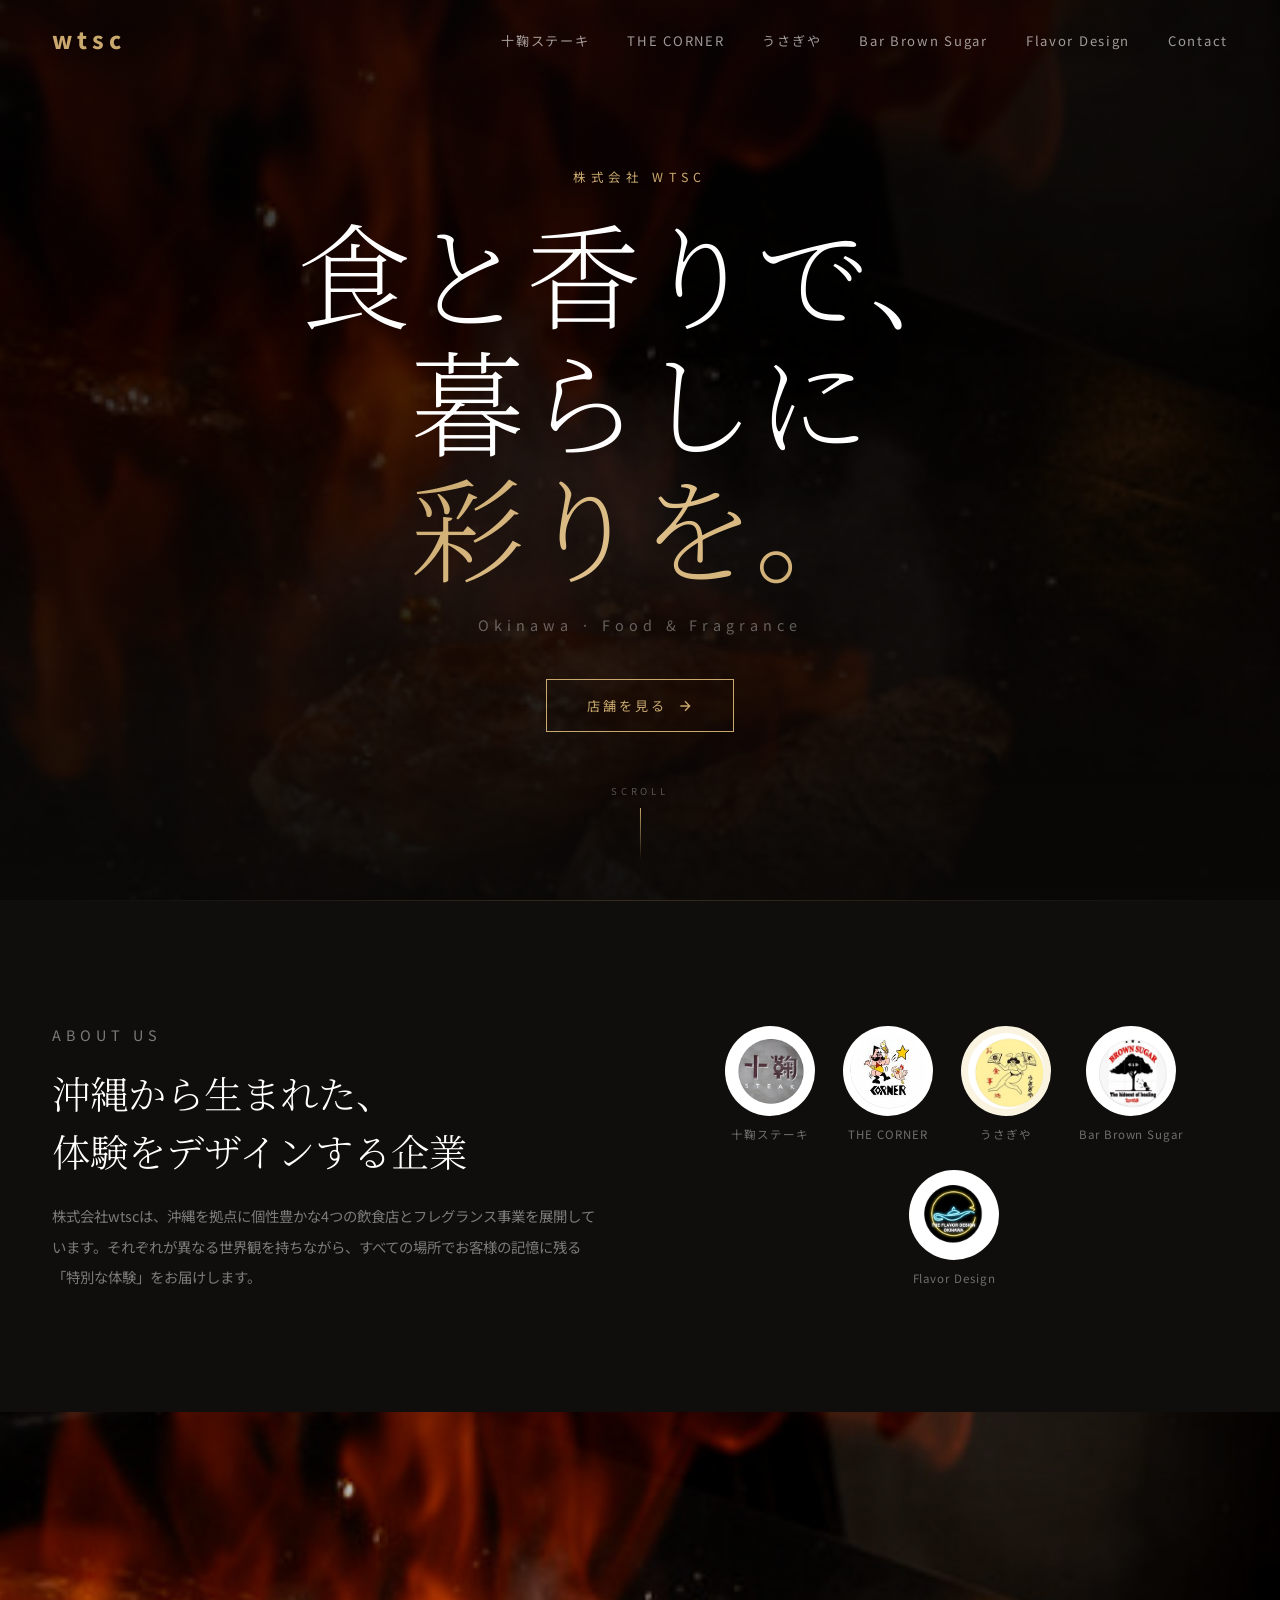
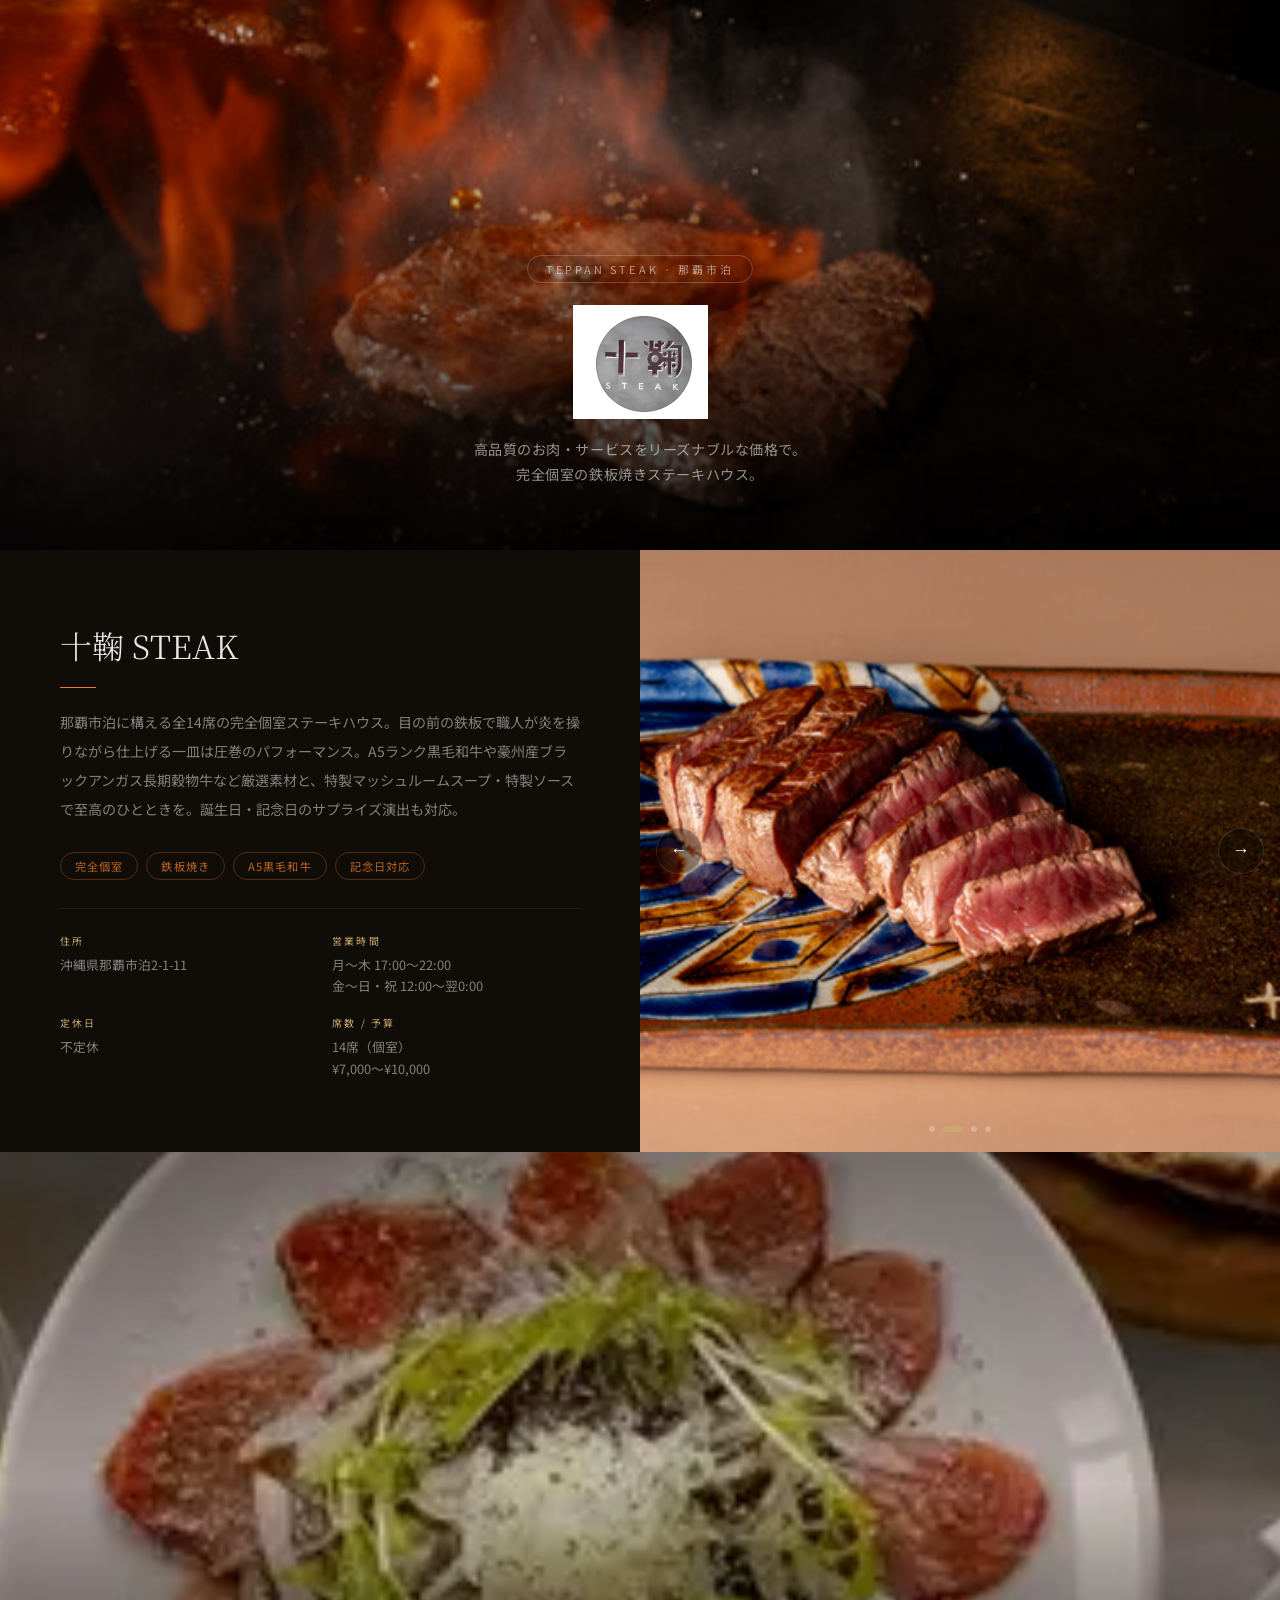
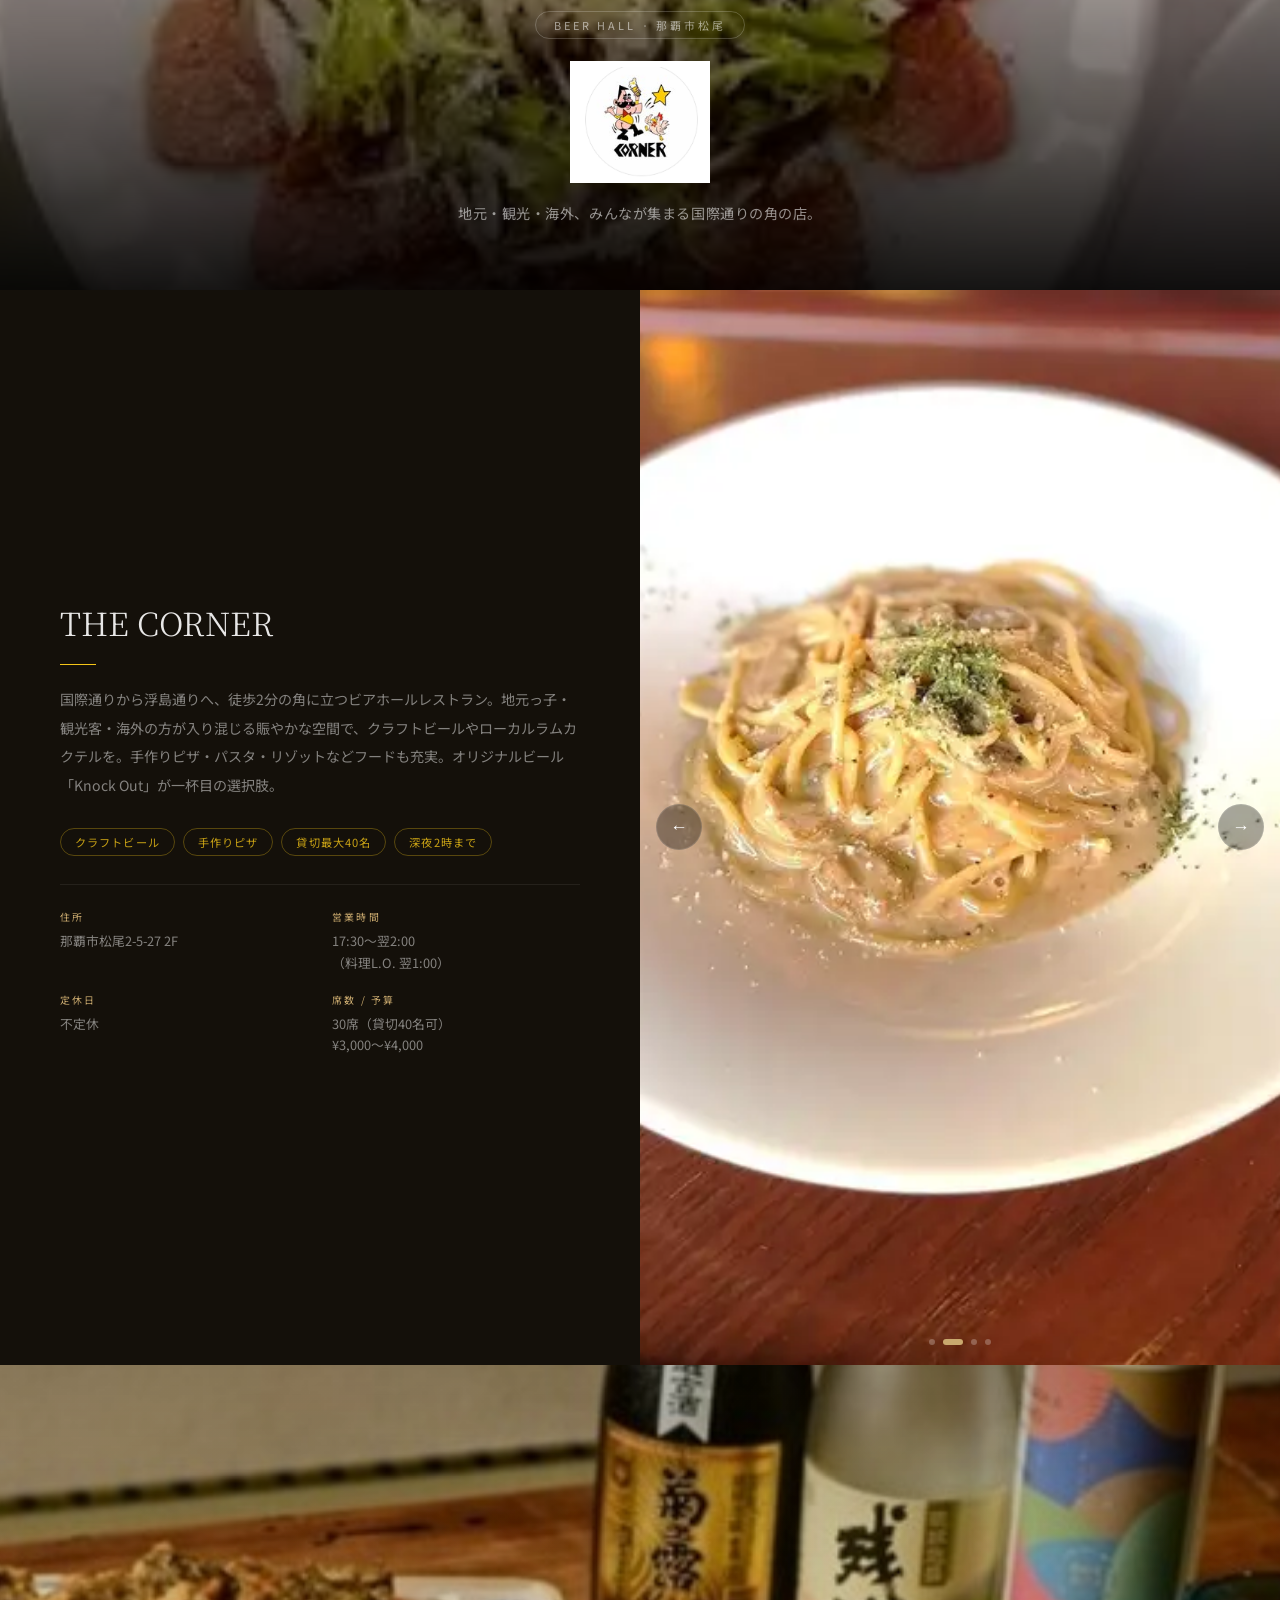
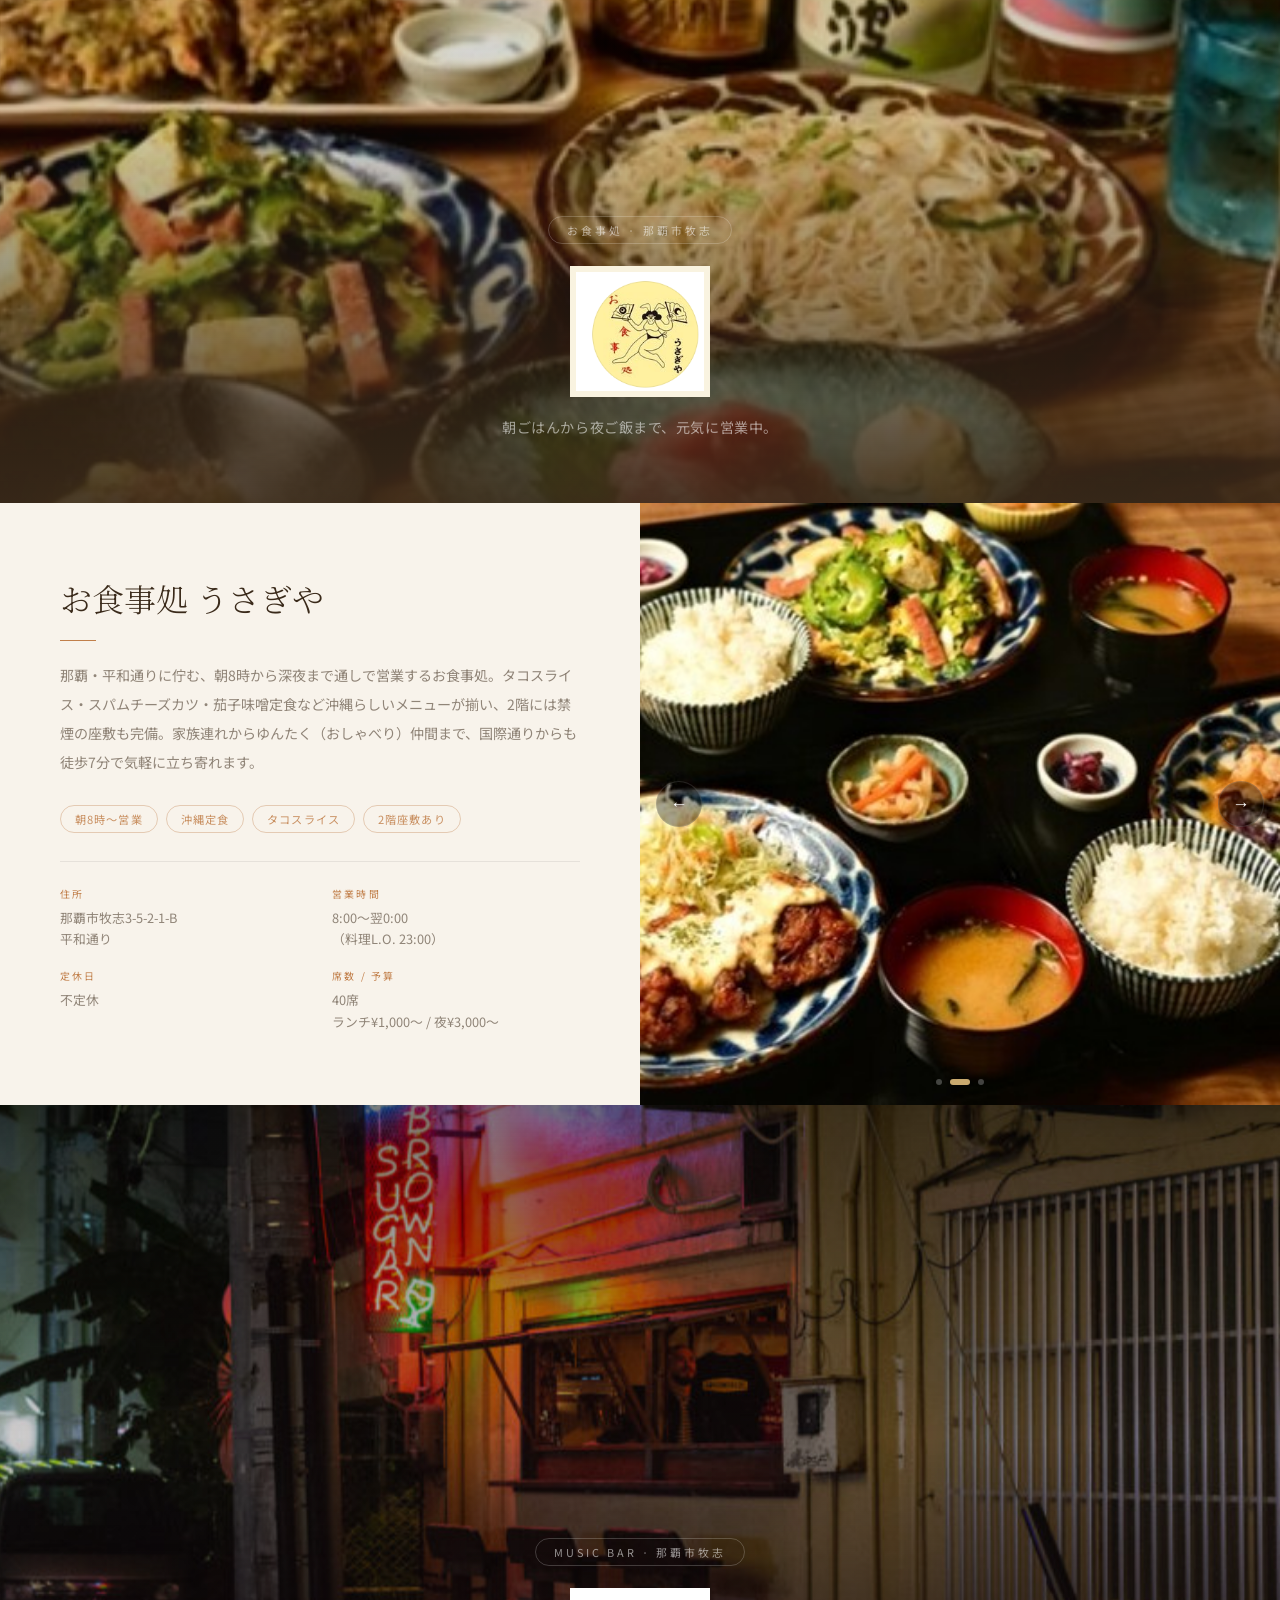
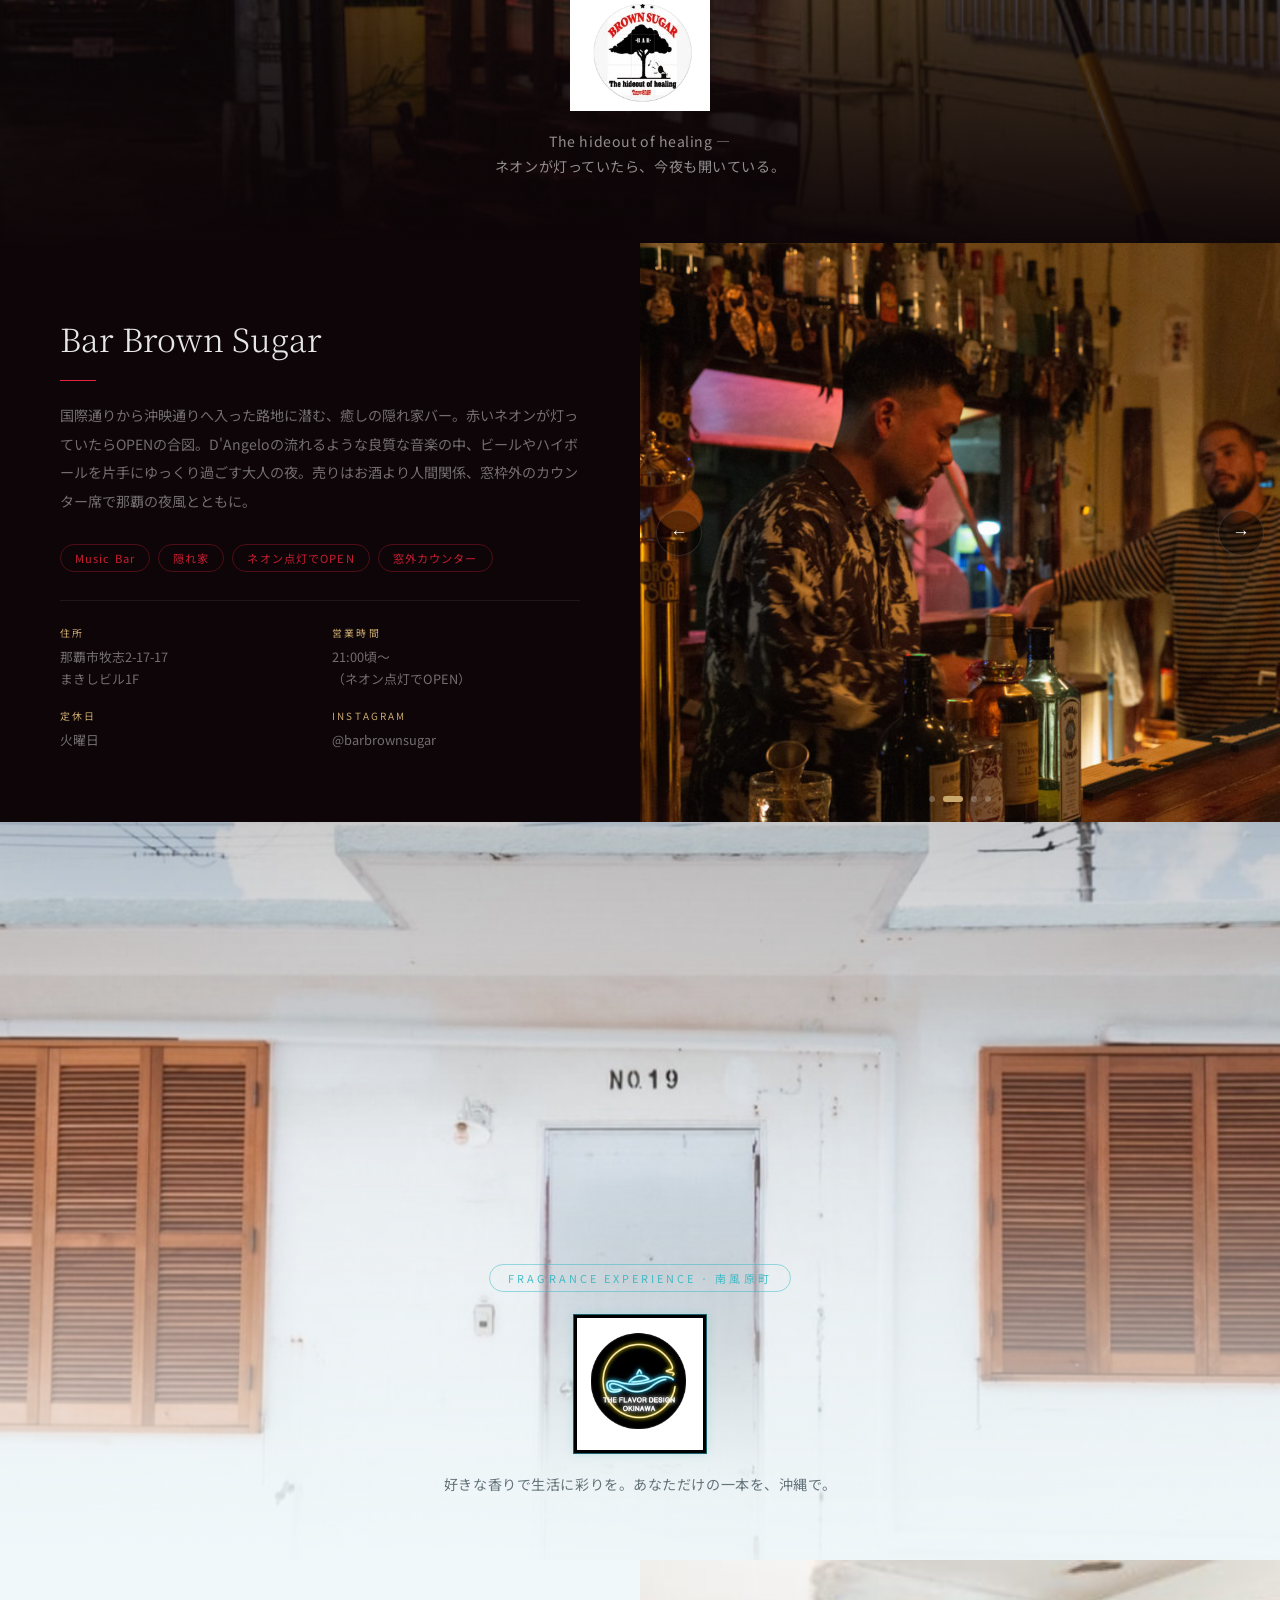
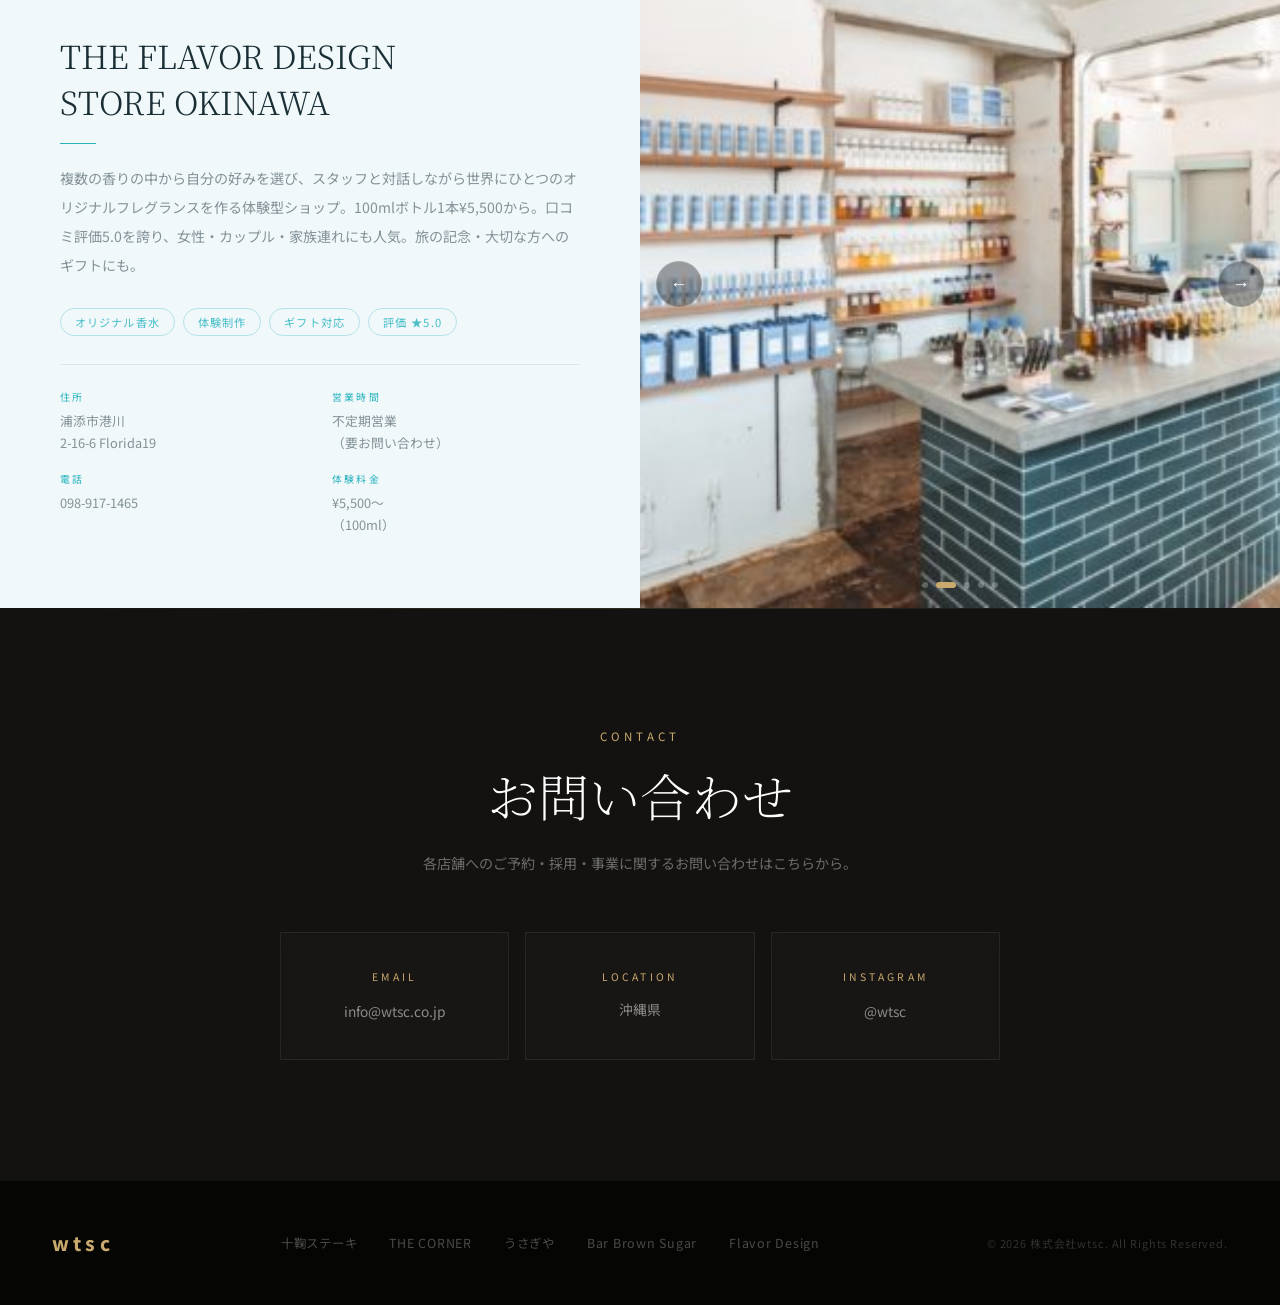
<file: index.html>
<!DOCTYPE html>
<html lang="ja">
<head>
  <meta charset="UTF-8">
  <meta name="viewport" content="width=device-width, initial-scale=1.0">
  <title>株式会社 wtsc | Food &amp; Fragrance</title>
  <link rel="preconnect" href="https://fonts.googleapis.com">
  <link rel="preconnect" href="https://fonts.gstatic.com" crossorigin>
  <link href="https://fonts.googleapis.com/css2?family=Noto+Sans+JP:wght@300;400;500;700&family=Noto+Serif+JP:wght@200;300;400&display=swap" rel="stylesheet">
  <link rel="stylesheet" href="css/style.css">
</head>
<body>

  <div class="progress-bar"></div>

  <!-- LOADER -->
  <div class="loader" id="loader">
    <div class="loader-inner">
      <span class="loader-logo">wtsc</span>
      <div class="loader-bar"><div class="loader-fill" id="loaderFill"></div></div>
    </div>
  </div>

  <!-- NAV -->
  <nav id="nav">
    <a href="#top" class="nav-logo">wtsc</a>
    <ul class="nav-links" id="navLinks">
      <li><a href="#tomari">十鞠ステーキ</a></li>
      <li><a href="#corner">THE CORNER</a></li>
      <li><a href="#usagiya">うさぎや</a></li>
      <li><a href="#brownsugar">Bar Brown Sugar</a></li>
      <li><a href="#flavordesign">Flavor Design</a></li>
      <li><a href="#contact">Contact</a></li>
    </ul>
    <button class="nav-hamburger" id="navToggle" aria-label="メニュー">
      <span></span><span></span><span></span>
    </button>
  </nav>

  <!-- HERO -->
  <section id="top" class="hero">
    <div class="hero-bg" data-src="img/tomari/hero.jpg"></div>
    <div class="hero-overlay"></div>
    <div class="hero-content">
      <p class="hero-eyebrow reveal-fade" data-delay="0">株式会社 wtsc</p>
      <h1 class="hero-title">
        <span class="title-line reveal-up" data-delay="200">食と香りで、</span>
        <span class="title-line reveal-up" data-delay="380">暮らしに</span>
        <span class="title-line gold reveal-up" data-delay="540">彩りを。</span>
      </h1>
      <p class="hero-sub reveal-fade" data-delay="700">Okinawa · Food &amp; Fragrance</p>
      <a href="#tomari" class="btn-hero reveal-fade" data-delay="900">
        <span>店舗を見る</span>
        <svg viewBox="0 0 24 24" fill="none" stroke="currentColor" stroke-width="2"><path d="M5 12h14M12 5l7 7-7 7"/></svg>
      </a>
    </div>
    <div class="hero-scroll-hint">
      <span>SCROLL</span>
      <div class="scroll-bar"></div>
    </div>
  </section>

  <!-- ABOUT -->
  <section class="about">
    <div class="about-inner">
      <div class="about-text reveal">
        <p class="label">About Us</p>
        <h2>沖縄から生まれた、<br>体験をデザインする企業</h2>
        <p>株式会社wtscは、沖縄を拠点に個性豊かな4つの飲食店とフレグランス事業を展開しています。それぞれが異なる世界観を持ちながら、すべての場所でお客様の記憶に残る「特別な体験」をお届けします。</p>
      </div>
      <div class="about-logos reveal" data-delay-reveal="150">
        <a href="#tomari" class="brand-logo">
          <img src="img/tomari/スクリーンショット 2026-05-11 224627.png" alt="十鞠ステーキ" class="round-white">
          <span>十鞠ステーキ</span>
        </a>
        <a href="#corner" class="brand-logo">
          <img src="img/corner/スクリーンショット 2026-05-11 161138.png" alt="THE CORNER" class="round-white">
          <span>THE CORNER</span>
        </a>
        <a href="#usagiya" class="brand-logo">
          <img src="img/usagiya/スクリーンショット 2026-05-11 161450.png" alt="うさぎや" class="round-cream">
          <span>うさぎや</span>
        </a>
        <a href="#brownsugar" class="brand-logo">
          <img src="img/brownsugar/スクリーンショット 2026-05-11 162355.png" alt="Bar Brown Sugar" class="round-white">
          <span>Bar Brown Sugar</span>
        </a>
        <a href="#flavordesign" class="brand-logo">
          <img src="img/flavordesign/スクリーンショット 2026-05-11 213526.png" alt="THE FLAVOR DESIGN" class="round-white">
          <span>Flavor Design</span>
        </a>
      </div>
    </div>
  </section>

  <!-- ===== 十鞠ステーキ ===== -->
  <section id="tomari" class="restaurant-section tomari-theme">
    <div class="rest-hero parallax-wrap">
      <div class="parallax-bg" data-src="img/tomari/hero.jpg"></div>
      <div class="rest-hero-overlay"></div>
      <div class="rest-hero-content reveal">
        <span class="rest-tag">Teppan Steak · 那覇市泊</span>
        <img class="rest-logo round-white" src="img/tomari/スクリーンショット 2026-05-11 223720.png" alt="十鞠ステーキ">
        <p>高品質のお肉・サービスをリーズナブルな価格で。<br>完全個室の鉄板焼きステーキハウス。</p>
      </div>
    </div>
    <div class="rest-body">
      <div class="rest-info reveal">
        <h3>十鞠 STEAK</h3>
        <p>那覇市泊に構える全14席の完全個室ステーキハウス。目の前の鉄板で職人が炎を操りながら仕上げる一皿は圧巻のパフォーマンス。A5ランク黒毛和牛や豪州産ブラックアンガス長期穀物牛など厳選素材と、特製マッシュルームスープ・特製ソースで至高のひとときを。誕生日・記念日のサプライズ演出も対応。</p>
        <ul class="tags">
          <li>完全個室</li>
          <li>鉄板焼き</li>
          <li>A5黒毛和牛</li>
          <li>記念日対応</li>
        </ul>
        <div class="store-details">
          <div class="store-detail-item">
            <span>住所</span>
            <p>沖縄県那覇市泊2-1-11</p>
          </div>
          <div class="store-detail-item">
            <span>営業時間</span>
            <p>月〜木 17:00〜22:00<br>金〜日・祝 12:00〜翌0:00</p>
          </div>
          <div class="store-detail-item">
            <span>定休日</span>
            <p>不定休</p>
          </div>
          <div class="store-detail-item">
            <span>席数 / 予算</span>
            <p>14席（個室）<br>¥7,000〜¥10,000</p>
          </div>
        </div>
      </div>
      <div class="gallery-slider reveal" data-delay-reveal="100" id="slider-tomari">
        <div class="slider-track">
          <div class="slide"><img src="img/tomari/hero.jpg" alt="炎のパフォーマンス"></div>
          <div class="slide"><img src="img/tomari/01.jpg" alt="ブラックアンガス"></div>
          <div class="slide"><img src="img/tomari/02.jpg" alt="十鞠グリル"></div>
          <div class="slide"><img src="img/tomari/03.jpg" alt="コース料理"></div>
        </div>
        <button class="s-btn s-prev" data-target="tomari">&#8592;</button>
        <button class="s-btn s-next" data-target="tomari">&#8594;</button>
        <div class="s-dots" id="dots-tomari"></div>
      </div>
    </div>
  </section>

  <!-- ===== THE CORNER ===== -->
  <section id="corner" class="restaurant-section corner-theme">
    <div class="rest-hero parallax-wrap">
      <div class="parallax-bg" data-src="img/corner/hero.jpg"></div>
      <div class="rest-hero-overlay"></div>
      <div class="rest-hero-content reveal">
        <span class="rest-tag">Beer Hall · 那覇市松尾</span>
        <img class="rest-logo round-white" src="img/corner/スクリーンショット 2026-05-11 161138.png" alt="THE CORNER">
        <p>地元・観光・海外、みんなが集まる国際通りの角の店。</p>
      </div>
    </div>
    <div class="rest-body reverse">
      <div class="gallery-slider reveal" id="slider-corner">
        <div class="slider-track">
          <div class="slide"><img src="img/corner/hero.jpg" alt="店内"></div>
          <div class="slide"><img src="img/corner/01.jpg" alt="料理"></div>
          <div class="slide"><img src="img/corner/02.jpg" alt="ドリンク"></div>
          <div class="slide"><img src="img/corner/03.jpg" alt="雰囲気"></div>
        </div>
        <button class="s-btn s-prev" data-target="corner">&#8592;</button>
        <button class="s-btn s-next" data-target="corner">&#8594;</button>
        <div class="s-dots" id="dots-corner"></div>
      </div>
      <div class="rest-info reveal" data-delay-reveal="100">
        <h3>THE CORNER</h3>
        <p>国際通りから浮島通りへ、徒歩2分の角に立つビアホールレストラン。地元っ子・観光客・海外の方が入り混じる賑やかな空間で、クラフトビールやローカルラムカクテルを。手作りピザ・パスタ・リゾットなどフードも充実。オリジナルビール「Knock Out」が一杯目の選択肢。</p>
        <ul class="tags">
          <li>クラフトビール</li>
          <li>手作りピザ</li>
          <li>貸切最大40名</li>
          <li>深夜2時まで</li>
        </ul>
        <div class="store-details">
          <div class="store-detail-item">
            <span>住所</span>
            <p>那覇市松尾2-5-27 2F</p>
          </div>
          <div class="store-detail-item">
            <span>営業時間</span>
            <p>17:30〜翌2:00<br>（料理L.O. 翌1:00）</p>
          </div>
          <div class="store-detail-item">
            <span>定休日</span>
            <p>不定休</p>
          </div>
          <div class="store-detail-item">
            <span>席数 / 予算</span>
            <p>30席（貸切40名可）<br>¥3,000〜¥4,000</p>
          </div>
        </div>
      </div>
    </div>
  </section>

  <!-- ===== うさぎや ===== -->
  <section id="usagiya" class="restaurant-section usagiya-theme">
    <div class="rest-hero parallax-wrap">
      <div class="parallax-bg" data-src="img/usagiya/hero.jpg"></div>
      <div class="rest-hero-overlay usagiya-overlay"></div>
      <div class="rest-hero-content reveal">
        <span class="rest-tag">お食事処 · 那覇市牧志</span>
        <img class="rest-logo round-cream" src="img/usagiya/スクリーンショット 2026-05-11 161450.png" alt="うさぎや">
        <p>朝ごはんから夜ご飯まで、元気に営業中。</p>
      </div>
    </div>
    <div class="rest-body">
      <div class="rest-info reveal">
        <h3>お食事処 うさぎや</h3>
        <p>那覇・平和通りに佇む、朝8時から深夜まで通しで営業するお食事処。タコスライス・スパムチーズカツ・茄子味噌定食など沖縄らしいメニューが揃い、2階には禁煙の座敷も完備。家族連れからゆんたく（おしゃべり）仲間まで、国際通りからも徒歩7分で気軽に立ち寄れます。</p>
        <ul class="tags usagiya-tags">
          <li>朝8時〜営業</li>
          <li>沖縄定食</li>
          <li>タコスライス</li>
          <li>2階座敷あり</li>
        </ul>
        <div class="store-details">
          <div class="store-detail-item">
            <span>住所</span>
            <p>那覇市牧志3-5-2-1-B<br>平和通り</p>
          </div>
          <div class="store-detail-item">
            <span>営業時間</span>
            <p>8:00〜翌0:00<br>（料理L.O. 23:00）</p>
          </div>
          <div class="store-detail-item">
            <span>定休日</span>
            <p>不定休</p>
          </div>
          <div class="store-detail-item">
            <span>席数 / 予算</span>
            <p>40席<br>ランチ¥1,000〜 / 夜¥3,000〜</p>
          </div>
        </div>
      </div>
      <div class="gallery-slider reveal" data-delay-reveal="100" id="slider-usagiya">
        <div class="slider-track">
          <div class="slide"><img src="img/usagiya/hero.jpg" alt="沖縄料理"></div>
          <div class="slide"><img src="img/usagiya/01.jpg" alt="定食"></div>
          <div class="slide"><img src="img/usagiya/02.jpg" alt="店内"></div>
        </div>
        <button class="s-btn s-prev" data-target="usagiya">&#8592;</button>
        <button class="s-btn s-next" data-target="usagiya">&#8594;</button>
        <div class="s-dots" id="dots-usagiya"></div>
      </div>
    </div>
  </section>

  <!-- ===== Bar Brown Sugar ===== -->
  <section id="brownsugar" class="restaurant-section brownsugar-theme">
    <div class="rest-hero parallax-wrap">
      <div class="parallax-bg" data-src="img/brownsugar/hero.jpg"></div>
      <div class="rest-hero-overlay brownsugar-overlay"></div>
      <div class="rest-hero-content reveal">
        <span class="rest-tag">Music Bar · 那覇市牧志</span>
        <img class="rest-logo round-white" src="img/brownsugar/スクリーンショット 2026-05-11 162355.png" alt="Bar Brown Sugar">
        <p>The hideout of healing —<br>ネオンが灯っていたら、今夜も開いている。</p>
      </div>
    </div>
    <div class="rest-body reverse">
      <div class="gallery-slider reveal" id="slider-brownsugar">
        <div class="slider-track">
          <div class="slide"><img src="img/brownsugar/hero.jpg" alt="店舗外観"></div>
          <div class="slide"><img src="img/brownsugar/01.jpg" alt="バーカウンター"></div>
          <div class="slide"><img src="img/brownsugar/02.jpg" alt="店内"></div>
          <div class="slide"><img src="img/brownsugar/03.jpg" alt="ネオン"></div>
        </div>
        <button class="s-btn s-prev" data-target="brownsugar">&#8592;</button>
        <button class="s-btn s-next" data-target="brownsugar">&#8594;</button>
        <div class="s-dots" id="dots-brownsugar"></div>
      </div>
      <div class="rest-info reveal" data-delay-reveal="100">
        <h3>Bar Brown Sugar</h3>
        <p>国際通りから沖映通りへ入った路地に潜む、癒しの隠れ家バー。赤いネオンが灯っていたらOPENの合図。D'Angeloの流れるような良質な音楽の中、ビールやハイボールを片手にゆっくり過ごす大人の夜。売りはお酒より人間関係、窓枠外のカウンター席で那覇の夜風とともに。</p>
        <ul class="tags brownsugar-tags">
          <li>Music Bar</li>
          <li>隠れ家</li>
          <li>ネオン点灯でOPEN</li>
          <li>窓外カウンター</li>
        </ul>
        <div class="store-details">
          <div class="store-detail-item">
            <span>住所</span>
            <p>那覇市牧志2-17-17<br>まきしビル1F</p>
          </div>
          <div class="store-detail-item">
            <span>営業時間</span>
            <p>21:00頃〜<br>（ネオン点灯でOPEN）</p>
          </div>
          <div class="store-detail-item">
            <span>定休日</span>
            <p>火曜日</p>
          </div>
          <div class="store-detail-item">
            <span>Instagram</span>
            <p>@barbrownsugar</p>
          </div>
        </div>
      </div>
    </div>
  </section>

  <!-- ===== THE FLAVOR DESIGN "OKINAWA" ===== -->
  <section id="flavordesign" class="restaurant-section flavordesign-theme">
    <div class="rest-hero parallax-wrap">
      <div class="parallax-bg" data-src="img/flavordesign/hero.jpg"></div>
      <div class="rest-hero-overlay flavordesign-overlay"></div>
      <div class="rest-hero-content reveal">
        <span class="rest-tag">Fragrance Experience · 南風原町</span>
        <img class="rest-logo round-neon" src="img/flavordesign/スクリーンショット 2026-05-11 213526.png" alt="THE FLAVOR DESIGN OKINAWA">
        <p>好きな香りで生活に彩りを。あなただけの一本を、沖縄で。</p>
      </div>
    </div>
    <div class="rest-body">
      <div class="rest-info reveal">
        <h3>THE FLAVOR DESIGN<br>STORE OKINAWA</h3>
        <p>複数の香りの中から自分の好みを選び、スタッフと対話しながら世界にひとつのオリジナルフレグランスを作る体験型ショップ。100mlボトル1本¥5,500から。口コミ評価5.0を誇り、女性・カップル・家族連れにも人気。旅の記念・大切な方へのギフトにも。</p>
        <ul class="tags flavordesign-tags">
          <li>オリジナル香水</li>
          <li>体験制作</li>
          <li>ギフト対応</li>
          <li>評価 ★5.0</li>
        </ul>
        <div class="store-details">
          <div class="store-detail-item">
            <span>住所</span>
            <p>浦添市港川<br>2-16-6 Florida19</p>
          </div>
          <div class="store-detail-item">
            <span>営業時間</span>
            <p>不定期営業<br>（要お問い合わせ）</p>
          </div>
          <div class="store-detail-item">
            <span>電話</span>
            <p>098-917-1465</p>
          </div>
          <div class="store-detail-item">
            <span>体験料金</span>
            <p>¥5,500〜<br>（100ml）</p>
          </div>
        </div>
      </div>
      <div class="gallery-slider reveal" data-delay-reveal="100" id="slider-flavordesign">
        <div class="slider-track">
          <div class="slide"><img src="img/flavordesign/hero.jpg" alt="店舗外観"></div>
          <div class="slide"><img src="img/flavordesign/01.jpg" alt="フレグランス体験"></div>
          <div class="slide"><img src="img/flavordesign/02.jpg" alt="香水ボトル"></div>
          <div class="slide"><img src="img/flavordesign/03.jpg" alt="カラフルボトル"></div>
          <div class="slide"><img src="img/flavordesign/04.jpg" alt="商品ラインナップ"></div>
        </div>
        <button class="s-btn s-prev" data-target="flavordesign">&#8592;</button>
        <button class="s-btn s-next" data-target="flavordesign">&#8594;</button>
        <div class="s-dots" id="dots-flavordesign"></div>
      </div>
    </div>
  </section>

  <!-- CONTACT -->
  <section id="contact" class="contact-section">
    <div class="contact-inner reveal">
      <p class="label">Contact</p>
      <h2>お問い合わせ</h2>
      <p class="contact-sub">各店舗へのご予約・採用・事業に関するお問い合わせはこちらから。</p>
      <div class="contact-grid">
        <div class="c-card">
          <span>Email</span>
          <a href="mailto:info@wtsc.co.jp">info@wtsc.co.jp</a>
        </div>
        <div class="c-card">
          <span>Location</span>
          <p>沖縄県</p>
        </div>
        <div class="c-card">
          <span>Instagram</span>
          <a href="https://www.instagram.com/p/C2oNhEzPhbl/" target="_blank" rel="noopener">@wtsc</a>
        </div>
      </div>
    </div>
  </section>

  <!-- FOOTER -->
  <footer>
    <div class="footer-inner">
      <p class="footer-logo">wtsc</p>
      <nav class="footer-nav">
        <a href="#tomari">十鞠ステーキ</a>
        <a href="#corner">THE CORNER</a>
        <a href="#usagiya">うさぎや</a>
        <a href="#brownsugar">Bar Brown Sugar</a>
        <a href="#flavordesign">Flavor Design</a>
      </nav>
      <p class="footer-copy">&copy; 2026 株式会社wtsc. All Rights Reserved.</p>
    </div>
  </footer>

  <script src="js/main.js"></script>
</body>
</html>
</file>
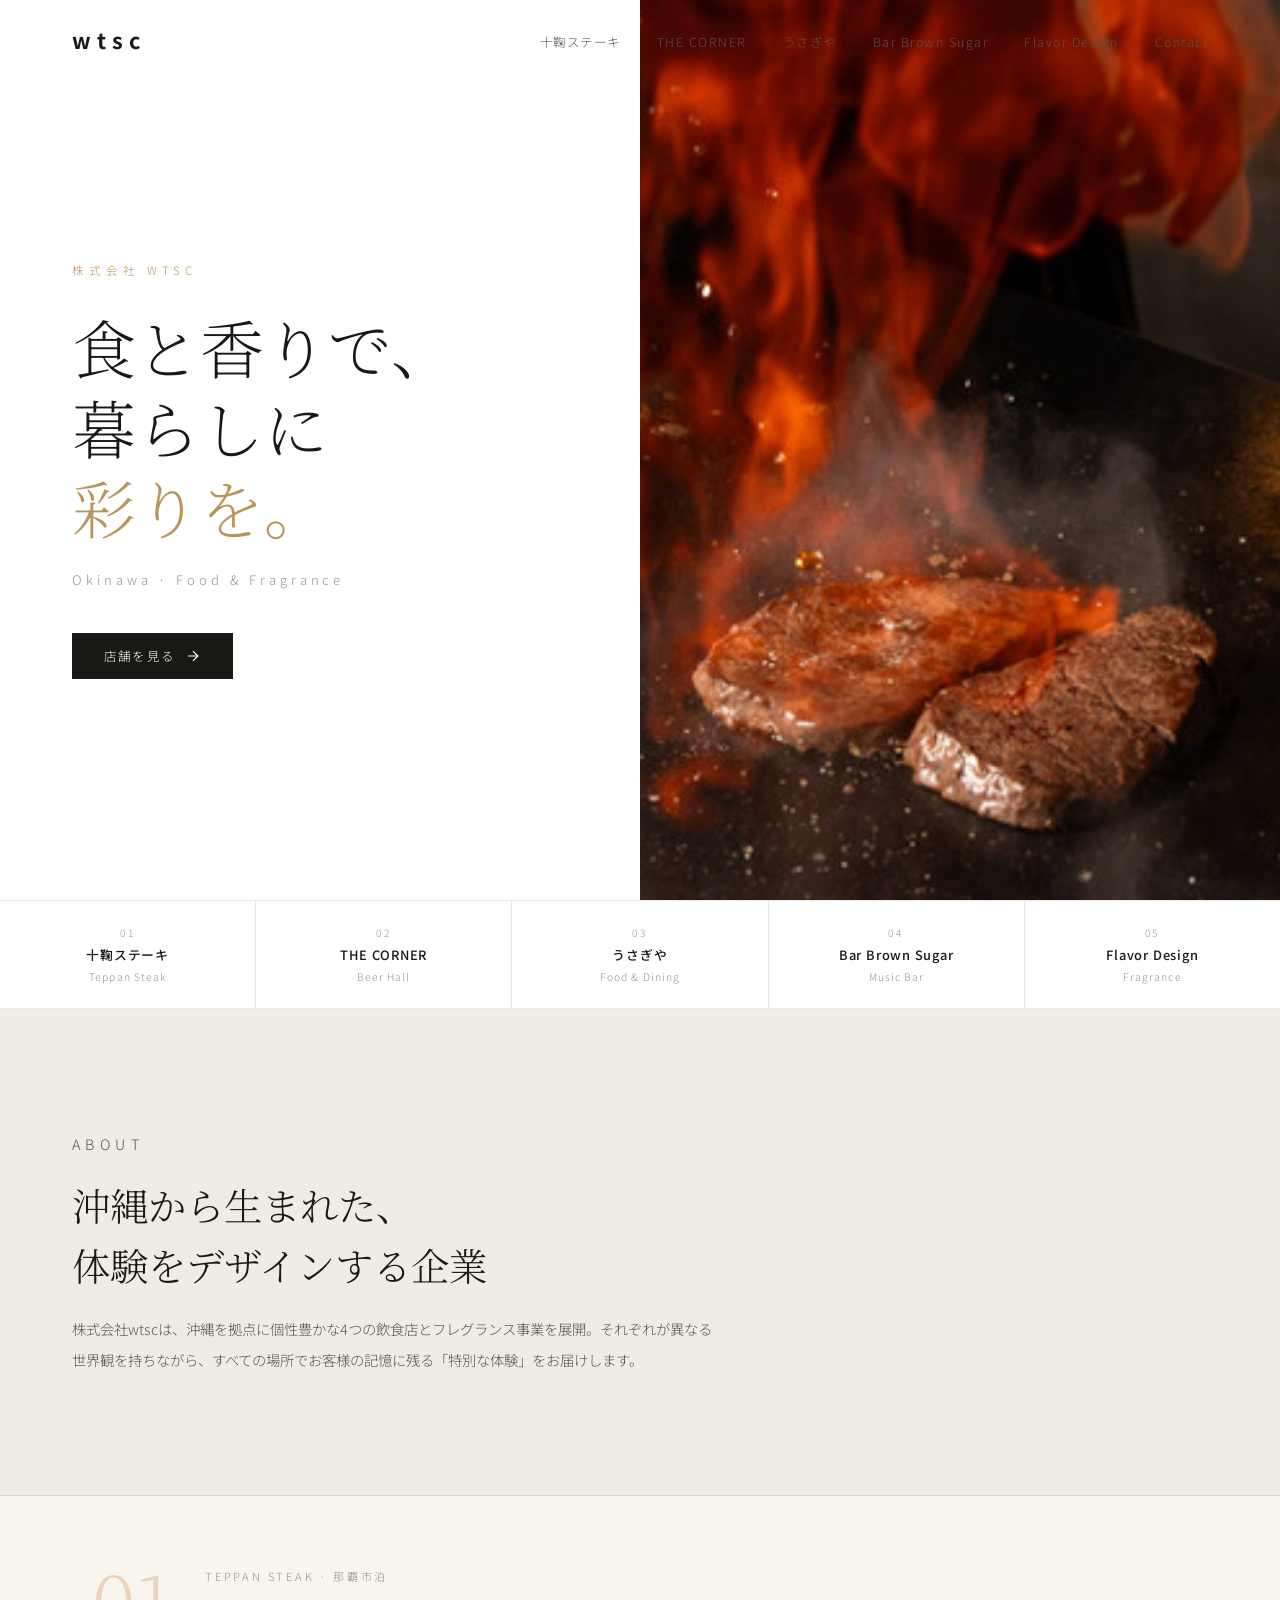
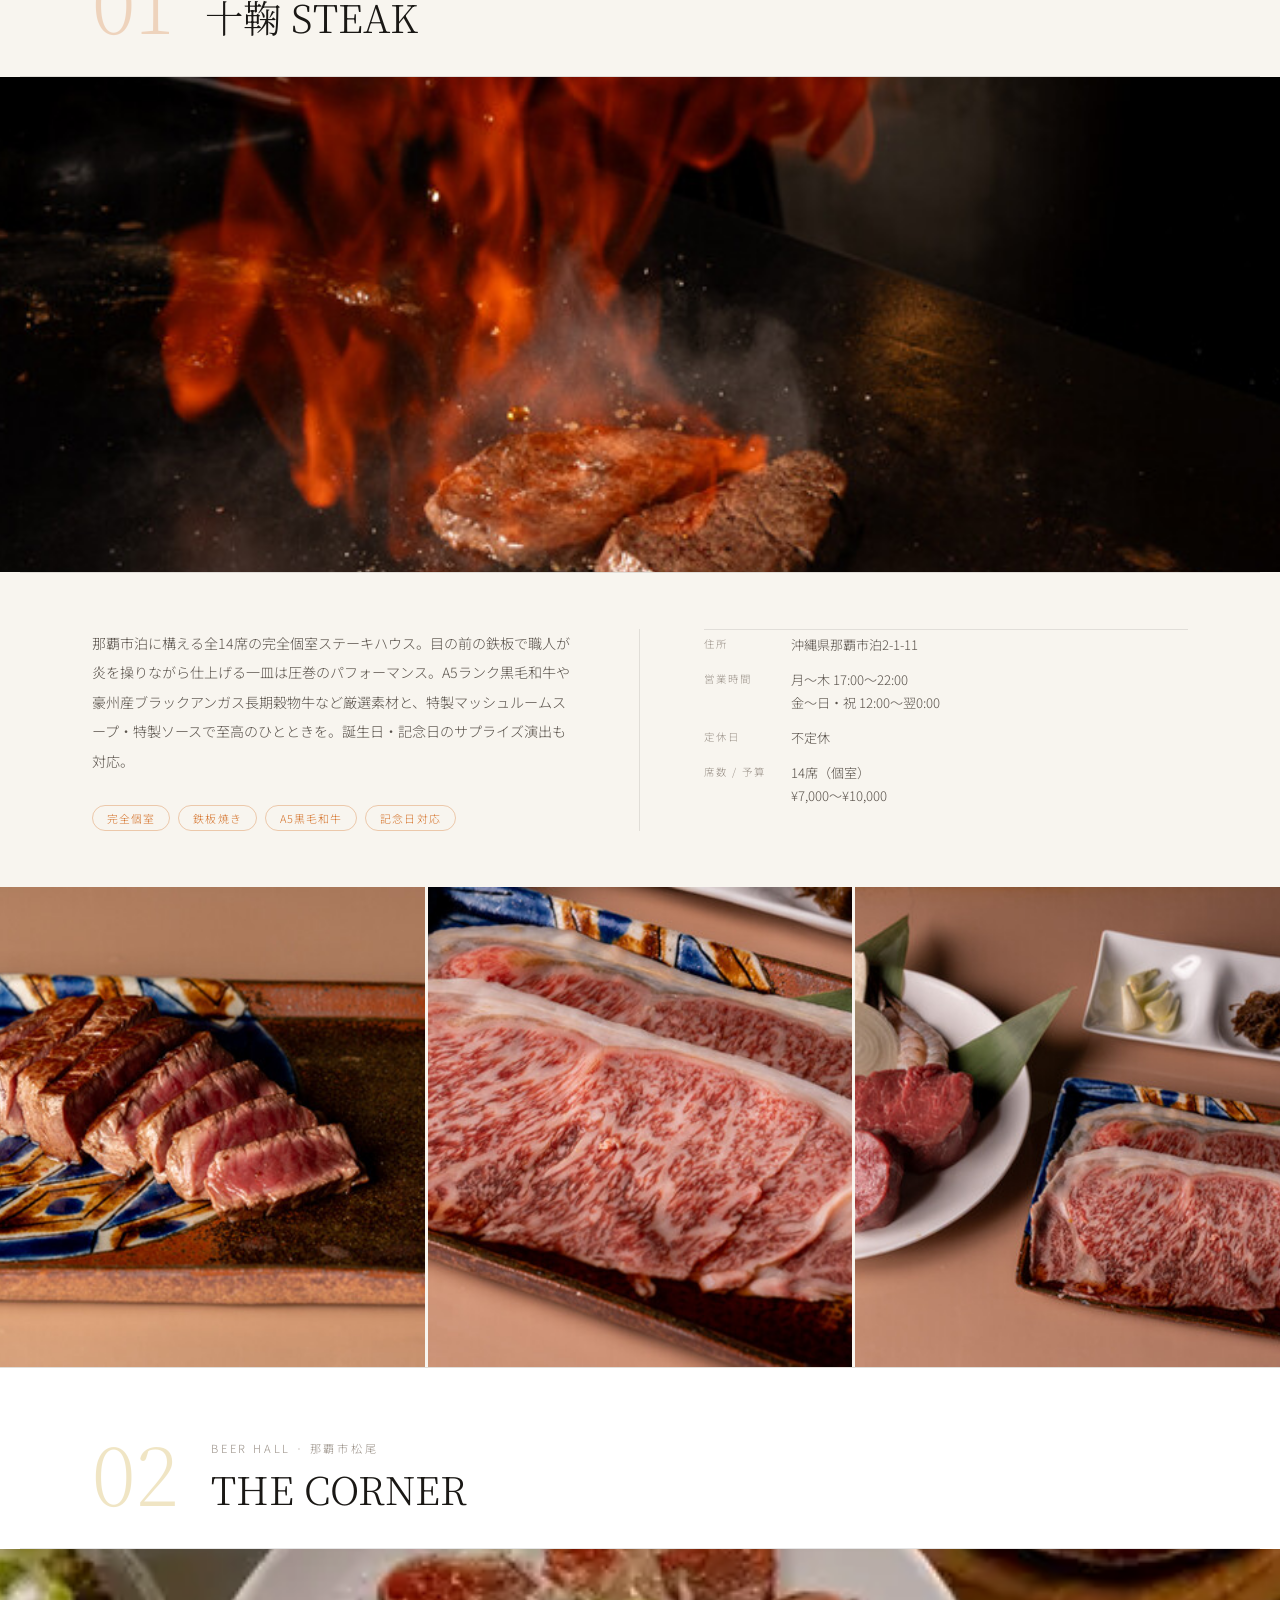
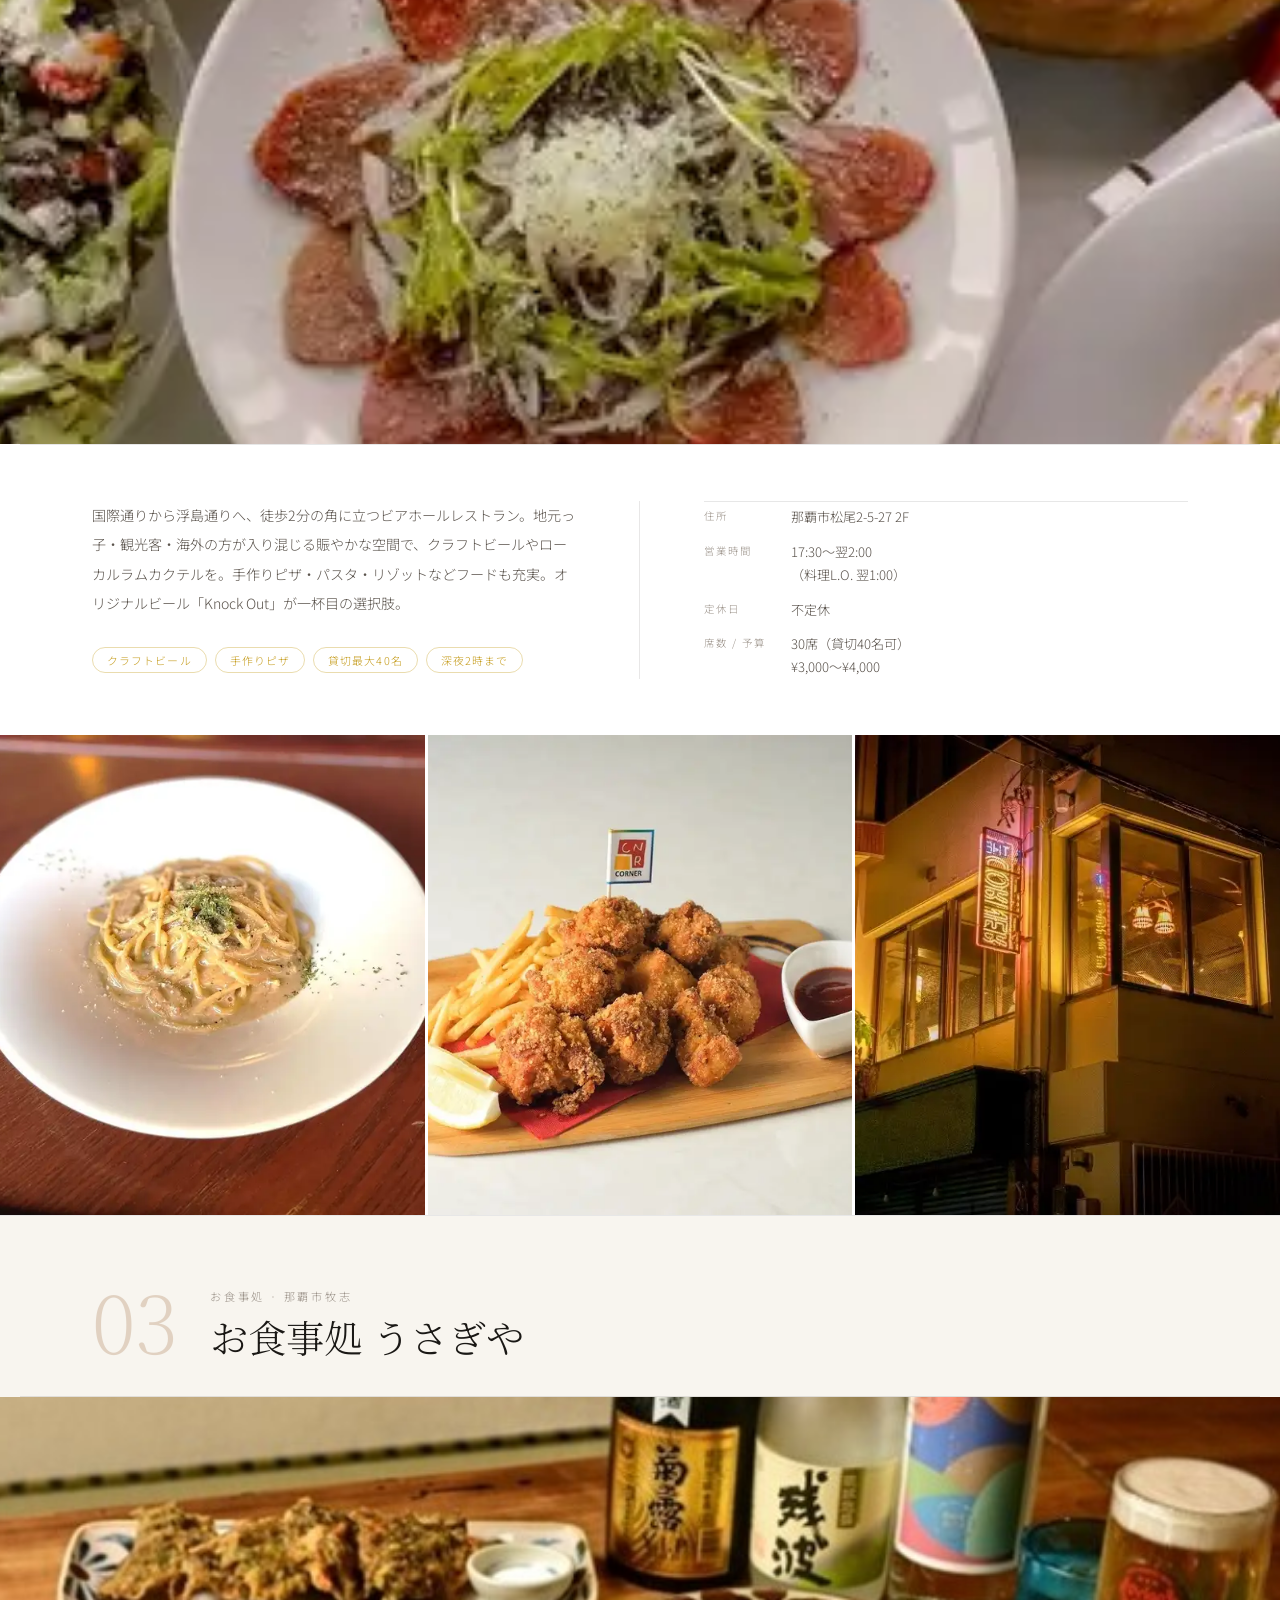
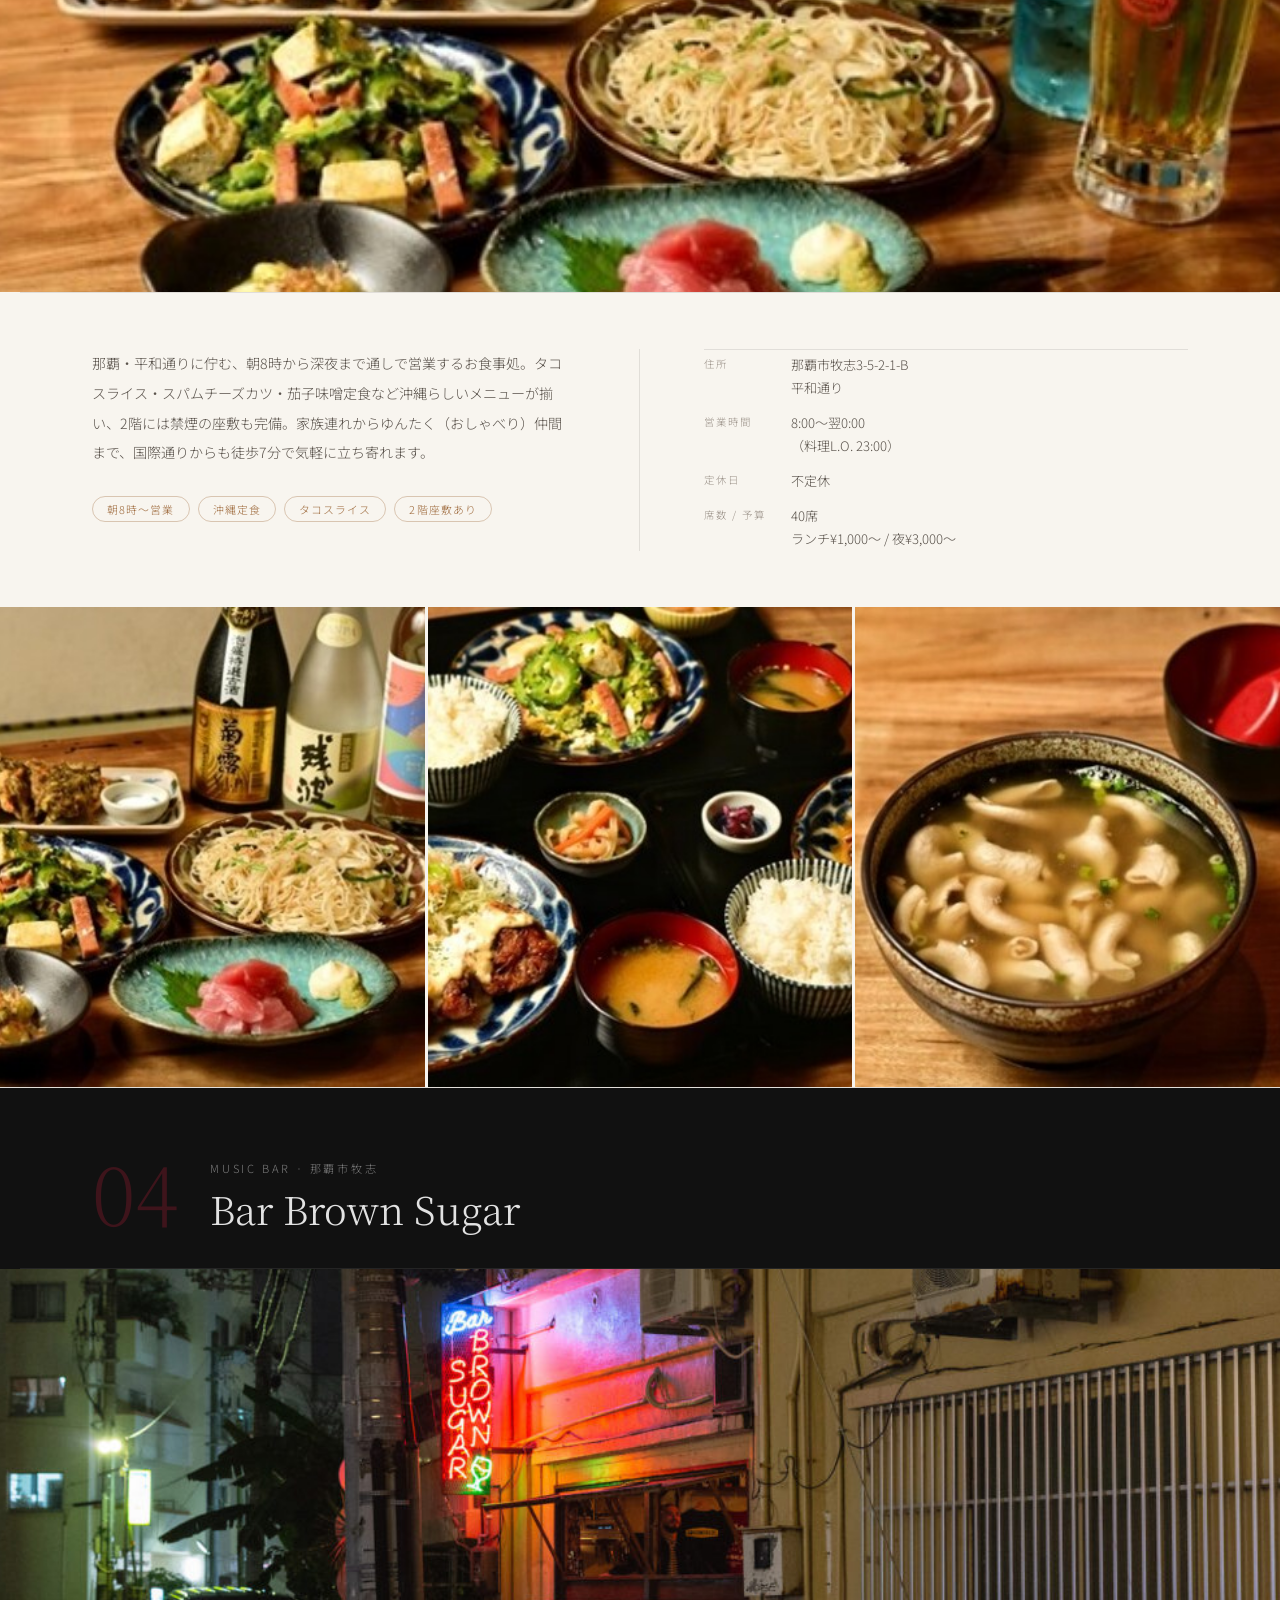
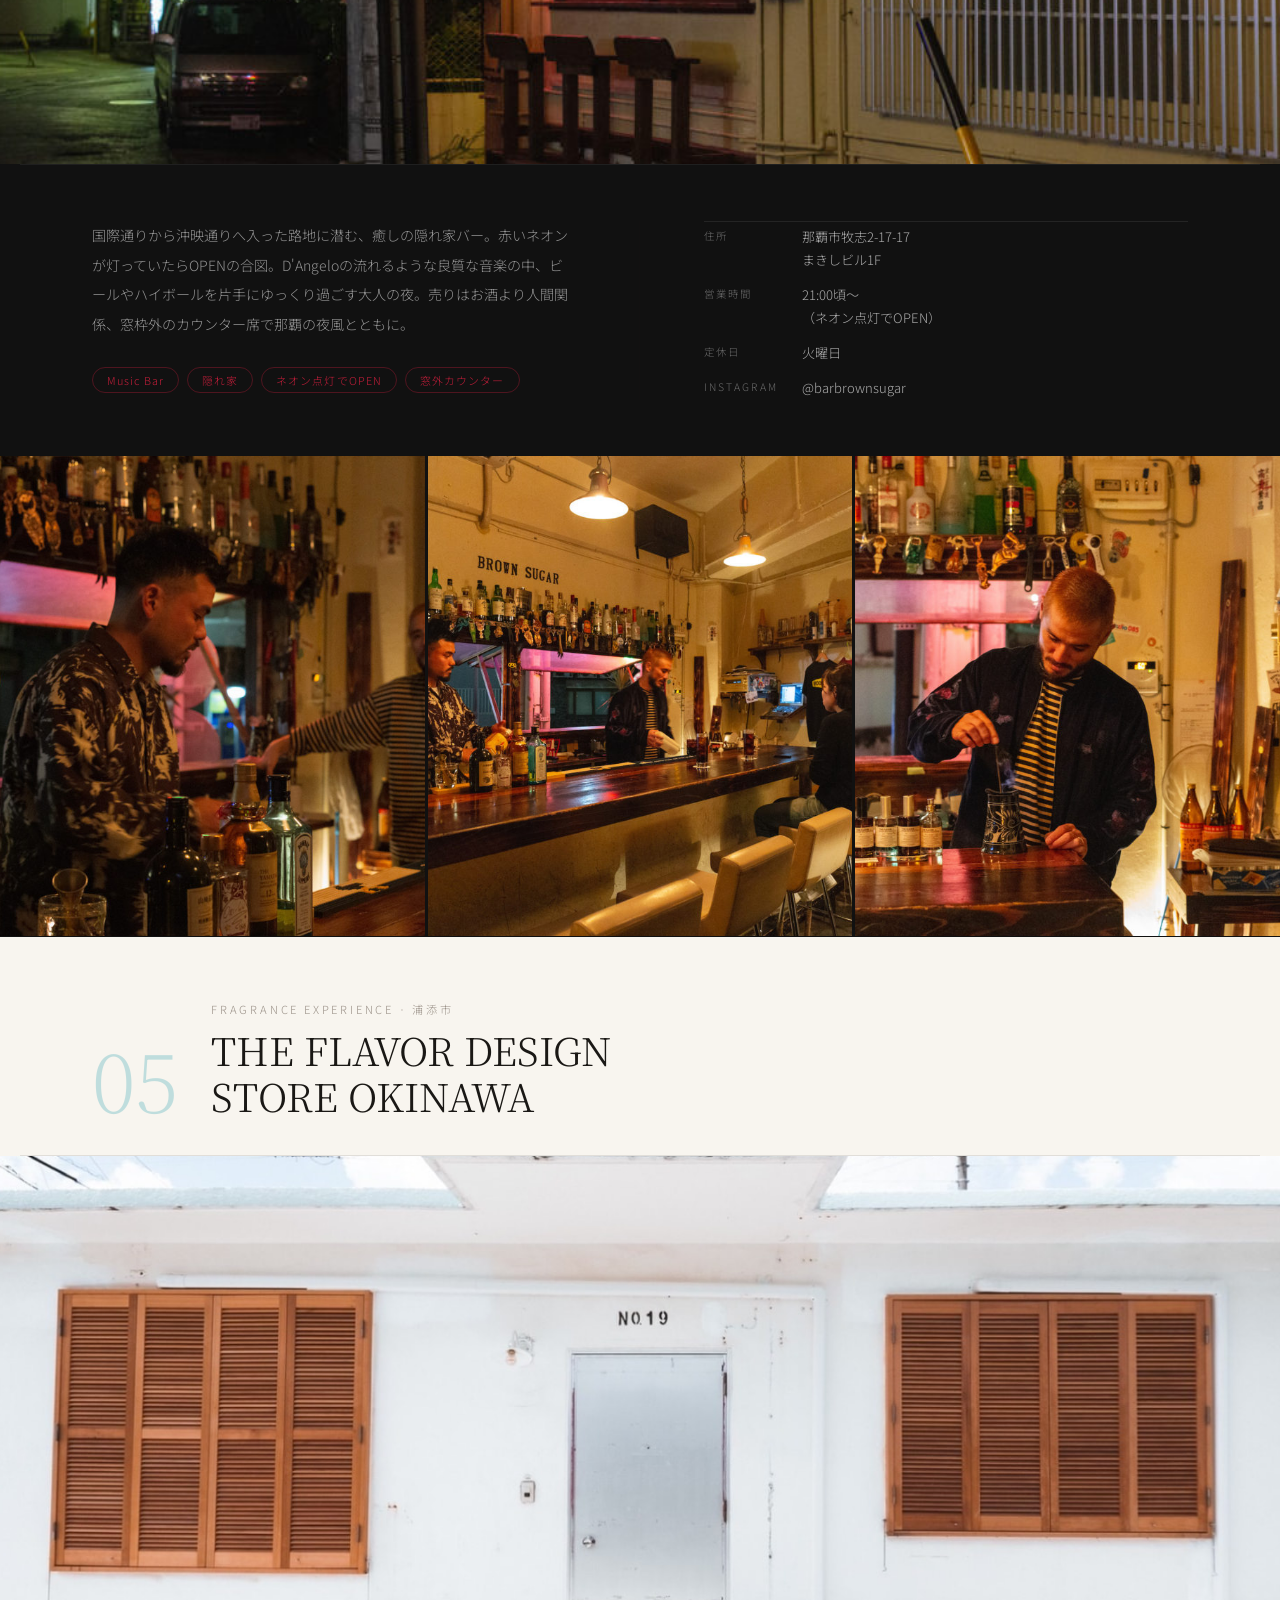
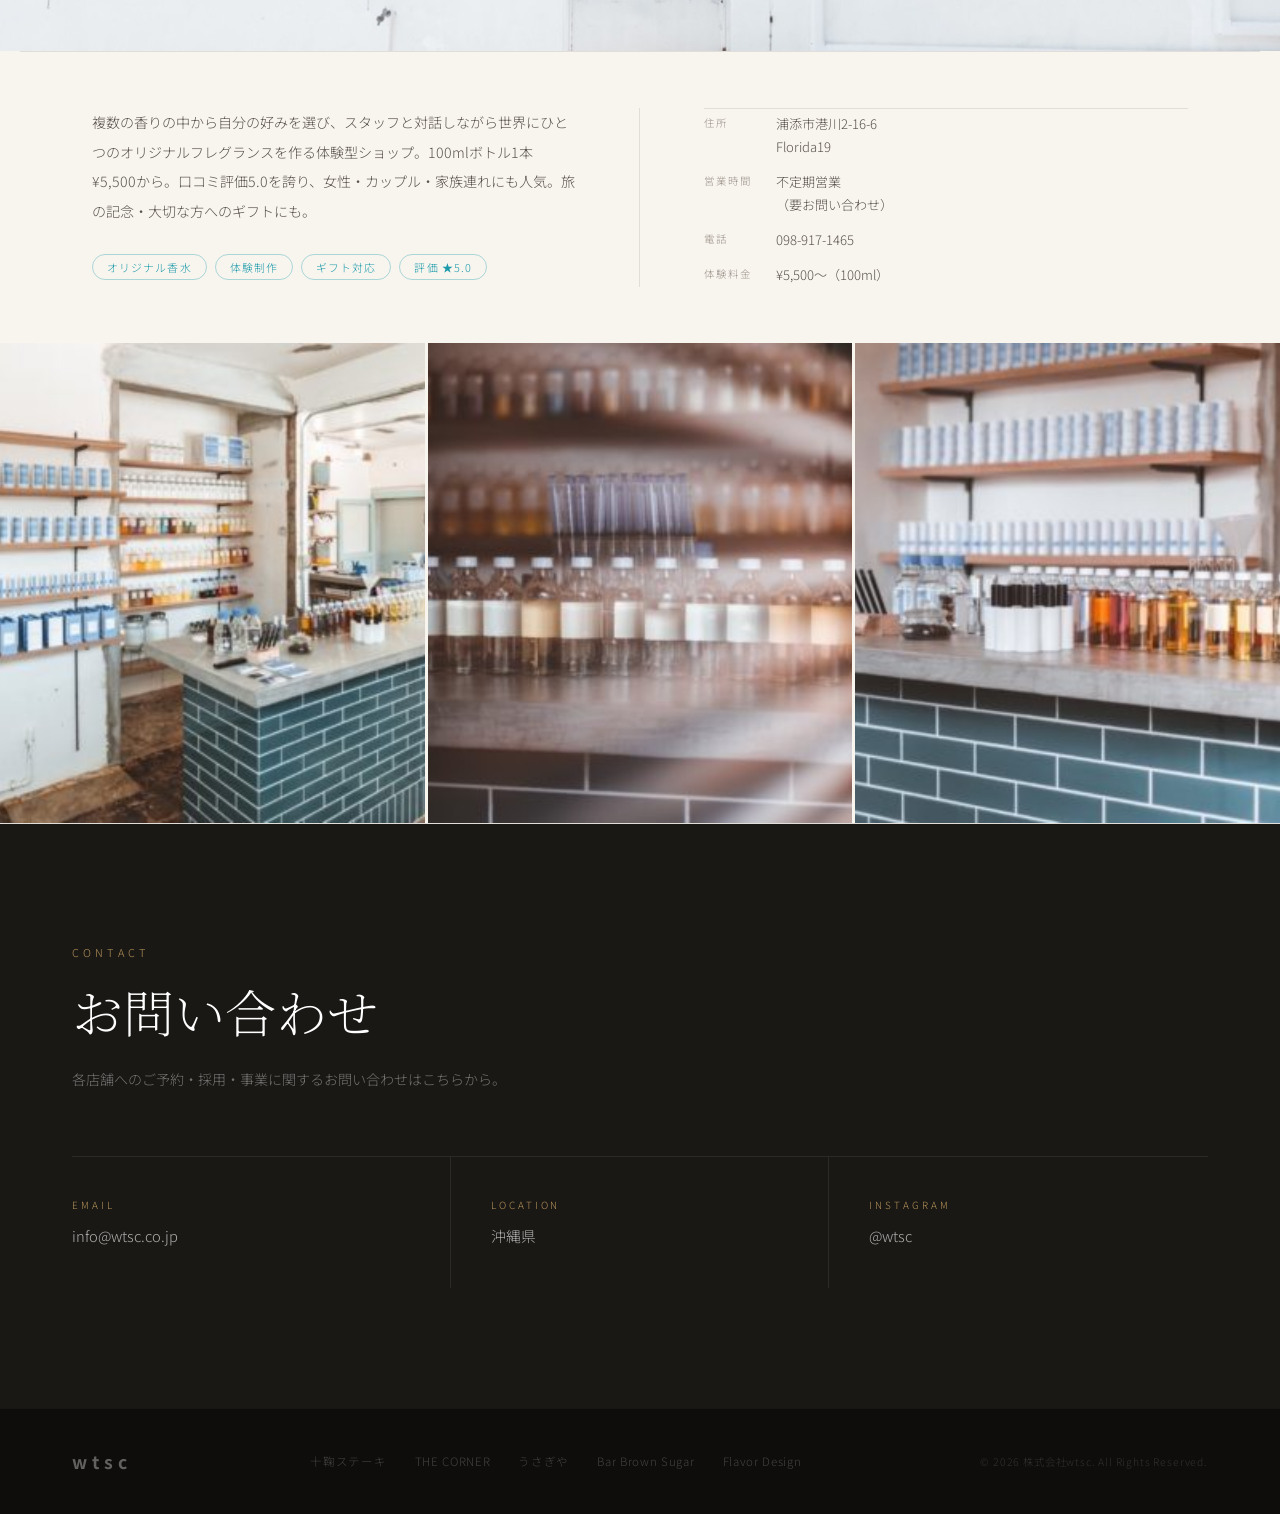
<file: b/index.html>
<!DOCTYPE html>
<html lang="ja">
<head>
  <meta charset="UTF-8">
  <meta name="viewport" content="width=device-width, initial-scale=1.0">
  <title>株式会社 wtsc | Food &amp; Fragrance</title>
  <link rel="preconnect" href="https://fonts.googleapis.com">
  <link rel="preconnect" href="https://fonts.gstatic.com" crossorigin>
  <link href="https://fonts.googleapis.com/css2?family=Noto+Sans+JP:wght@300;400;500&family=Noto+Serif+JP:wght@200;300;400;600&display=swap" rel="stylesheet">
  <link rel="stylesheet" href="css/style.css">
</head>
<body>

  <!-- NAV -->
  <nav id="nav">
    <a href="#top" class="nav-logo">wtsc</a>
    <ul class="nav-links" id="navLinks">
      <li><a href="#tomari">十鞠ステーキ</a></li>
      <li><a href="#corner">THE CORNER</a></li>
      <li><a href="#usagiya">うさぎや</a></li>
      <li><a href="#brownsugar">Bar Brown Sugar</a></li>
      <li><a href="#flavordesign">Flavor Design</a></li>
      <li><a href="#contact">Contact</a></li>
    </ul>
    <button class="nav-hamburger" id="navToggle" aria-label="メニュー">
      <span></span><span></span><span></span>
    </button>
  </nav>

  <!-- HERO -->
  <section id="top" class="hero">
    <div class="hero-text">
      <p class="hero-eyebrow reveal-fade">株式会社 wtsc</p>
      <h1 class="hero-heading">
        <span class="reveal-up" data-delay="100">食と香りで、</span>
        <span class="reveal-up" data-delay="240">暮らしに</span>
        <em class="reveal-up" data-delay="380">彩りを。</em>
      </h1>
      <p class="hero-sub reveal-fade" data-delay="520">Okinawa · Food &amp; Fragrance</p>
      <a href="#brands" class="btn-primary reveal-fade" data-delay="680">
        店舗を見る
        <svg viewBox="0 0 20 20" fill="none" stroke="currentColor" stroke-width="1.5"><path d="M4 10h12M10 4l6 6-6 6"/></svg>
      </a>
    </div>
    <div class="hero-image reveal-scale">
      <img src="../img/tomari/hero.jpg" alt="wtsc 十鞠ステーキ">
    </div>
  </section>

  <!-- BRANDS -->
  <div id="brands" class="brands-strip">
    <a href="#tomari" class="brand-item">
      <span class="brand-num">01</span>
      <span class="brand-name">十鞠ステーキ</span>
      <span class="brand-en">Teppan Steak</span>
    </a>
    <span class="brand-divider"></span>
    <a href="#corner" class="brand-item">
      <span class="brand-num">02</span>
      <span class="brand-name">THE CORNER</span>
      <span class="brand-en">Beer Hall</span>
    </a>
    <span class="brand-divider"></span>
    <a href="#usagiya" class="brand-item">
      <span class="brand-num">03</span>
      <span class="brand-name">うさぎや</span>
      <span class="brand-en">Food & Dining</span>
    </a>
    <span class="brand-divider"></span>
    <a href="#brownsugar" class="brand-item">
      <span class="brand-num">04</span>
      <span class="brand-name">Bar Brown Sugar</span>
      <span class="brand-en">Music Bar</span>
    </a>
    <span class="brand-divider"></span>
    <a href="#flavordesign" class="brand-item">
      <span class="brand-num">05</span>
      <span class="brand-name">Flavor Design</span>
      <span class="brand-en">Fragrance</span>
    </a>
  </div>

  <!-- ABOUT -->
  <section class="about">
    <div class="about-inner">
      <div class="about-text reveal">
        <p class="section-label">About</p>
        <h2>沖縄から生まれた、<br>体験をデザインする企業</h2>
        <p>株式会社wtscは、沖縄を拠点に個性豊かな4つの飲食店とフレグランス事業を展開。それぞれが異なる世界観を持ちながら、すべての場所でお客様の記憶に残る「特別な体験」をお届けします。</p>
      </div>
    </div>
  </section>

  <!-- ===== 01 十鞠ステーキ ===== -->
  <section id="tomari" class="store">
    <div class="store-header reveal">
      <span class="store-num" style="--accent:#d4722a">01</span>
      <div class="store-header-meta">
        <p class="store-category">Teppan Steak · 那覇市泊</p>
        <h2>十鞠 STEAK</h2>
      </div>
    </div>

    <div class="store-hero reveal">
      <img src="../img/tomari/hero.jpg" alt="十鞠ステーキ">
    </div>

    <div class="store-body">
      <div class="store-desc reveal">
        <p>那覇市泊に構える全14席の完全個室ステーキハウス。目の前の鉄板で職人が炎を操りながら仕上げる一皿は圧巻のパフォーマンス。A5ランク黒毛和牛や豪州産ブラックアンガス長期穀物牛など厳選素材と、特製マッシュルームスープ・特製ソースで至高のひとときを。誕生日・記念日のサプライズ演出も対応。</p>
        <ul class="tags" style="--tag:#d4722a">
          <li>完全個室</li><li>鉄板焼き</li><li>A5黒毛和牛</li><li>記念日対応</li>
        </ul>
      </div>
      <div class="store-info reveal">
        <dl>
          <dt>住所</dt><dd>沖縄県那覇市泊2-1-11</dd>
          <dt>営業時間</dt><dd>月〜木 17:00〜22:00<br>金〜日・祝 12:00〜翌0:00</dd>
          <dt>定休日</dt><dd>不定休</dd>
          <dt>席数 / 予算</dt><dd>14席（個室）<br>¥7,000〜¥10,000</dd>
        </dl>
      </div>
    </div>

    <div class="store-gallery reveal">
      <div class="photo"><img src="../img/tomari/01.jpg" alt="ブラックアンガス"></div>
      <div class="photo"><img src="../img/tomari/02.jpg" alt="十鞠グリル"></div>
      <div class="photo"><img src="../img/tomari/03.jpg" alt="コース料理"></div>
    </div>
  </section>

  <!-- ===== 02 THE CORNER ===== -->
  <section id="corner" class="store alt">
    <div class="store-header reveal">
      <span class="store-num" style="--accent:#c49a18">02</span>
      <div class="store-header-meta">
        <p class="store-category">Beer Hall · 那覇市松尾</p>
        <h2>THE CORNER</h2>
      </div>
    </div>

    <div class="store-hero reveal">
      <img src="../img/corner/hero.jpg" alt="THE CORNER">
    </div>

    <div class="store-body">
      <div class="store-desc reveal">
        <p>国際通りから浮島通りへ、徒歩2分の角に立つビアホールレストラン。地元っ子・観光客・海外の方が入り混じる賑やかな空間で、クラフトビールやローカルラムカクテルを。手作りピザ・パスタ・リゾットなどフードも充実。オリジナルビール「Knock Out」が一杯目の選択肢。</p>
        <ul class="tags" style="--tag:#c49a18">
          <li>クラフトビール</li><li>手作りピザ</li><li>貸切最大40名</li><li>深夜2時まで</li>
        </ul>
      </div>
      <div class="store-info reveal">
        <dl>
          <dt>住所</dt><dd>那覇市松尾2-5-27 2F</dd>
          <dt>営業時間</dt><dd>17:30〜翌2:00<br>（料理L.O. 翌1:00）</dd>
          <dt>定休日</dt><dd>不定休</dd>
          <dt>席数 / 予算</dt><dd>30席（貸切40名可）<br>¥3,000〜¥4,000</dd>
        </dl>
      </div>
    </div>

    <div class="store-gallery reveal">
      <div class="photo"><img src="../img/corner/01.jpg" alt="料理"></div>
      <div class="photo"><img src="../img/corner/02.jpg" alt="ドリンク"></div>
      <div class="photo"><img src="../img/corner/03.jpg" alt="雰囲気"></div>
    </div>
  </section>

  <!-- ===== 03 うさぎや ===== -->
  <section id="usagiya" class="store">
    <div class="store-header reveal">
      <span class="store-num" style="--accent:#9e6a3c">03</span>
      <div class="store-header-meta">
        <p class="store-category">お食事処 · 那覇市牧志</p>
        <h2>お食事処 うさぎや</h2>
      </div>
    </div>

    <div class="store-hero reveal">
      <img src="../img/usagiya/hero.jpg" alt="うさぎや">
    </div>

    <div class="store-body">
      <div class="store-desc reveal">
        <p>那覇・平和通りに佇む、朝8時から深夜まで通しで営業するお食事処。タコスライス・スパムチーズカツ・茄子味噌定食など沖縄らしいメニューが揃い、2階には禁煙の座敷も完備。家族連れからゆんたく（おしゃべり）仲間まで、国際通りからも徒歩7分で気軽に立ち寄れます。</p>
        <ul class="tags" style="--tag:#9e6a3c">
          <li>朝8時〜営業</li><li>沖縄定食</li><li>タコスライス</li><li>2階座敷あり</li>
        </ul>
      </div>
      <div class="store-info reveal">
        <dl>
          <dt>住所</dt><dd>那覇市牧志3-5-2-1-B<br>平和通り</dd>
          <dt>営業時間</dt><dd>8:00〜翌0:00<br>（料理L.O. 23:00）</dd>
          <dt>定休日</dt><dd>不定休</dd>
          <dt>席数 / 予算</dt><dd>40席<br>ランチ¥1,000〜 / 夜¥3,000〜</dd>
        </dl>
      </div>
    </div>

    <div class="store-gallery reveal">
      <div class="photo"><img src="../img/usagiya/hero.jpg" alt="沖縄料理"></div>
      <div class="photo"><img src="../img/usagiya/01.jpg" alt="定食"></div>
      <div class="photo"><img src="../img/usagiya/02.jpg" alt="店内"></div>
    </div>
  </section>

  <!-- ===== 04 Bar Brown Sugar ===== -->
  <section id="brownsugar" class="store alt dark-store">
    <div class="store-header reveal">
      <span class="store-num" style="--accent:#c41e3a">04</span>
      <div class="store-header-meta">
        <p class="store-category">Music Bar · 那覇市牧志</p>
        <h2>Bar Brown Sugar</h2>
      </div>
    </div>

    <div class="store-hero reveal">
      <img src="../img/brownsugar/hero.jpg" alt="Bar Brown Sugar">
    </div>

    <div class="store-body">
      <div class="store-desc reveal">
        <p>国際通りから沖映通りへ入った路地に潜む、癒しの隠れ家バー。赤いネオンが灯っていたらOPENの合図。D'Angeloの流れるような良質な音楽の中、ビールやハイボールを片手にゆっくり過ごす大人の夜。売りはお酒より人間関係、窓枠外のカウンター席で那覇の夜風とともに。</p>
        <ul class="tags" style="--tag:#c41e3a">
          <li>Music Bar</li><li>隠れ家</li><li>ネオン点灯でOPEN</li><li>窓外カウンター</li>
        </ul>
      </div>
      <div class="store-info reveal">
        <dl>
          <dt>住所</dt><dd>那覇市牧志2-17-17<br>まきしビル1F</dd>
          <dt>営業時間</dt><dd>21:00頃〜<br>（ネオン点灯でOPEN）</dd>
          <dt>定休日</dt><dd>火曜日</dd>
          <dt>Instagram</dt><dd>@barbrownsugar</dd>
        </dl>
      </div>
    </div>

    <div class="store-gallery reveal">
      <div class="photo"><img src="../img/brownsugar/01.jpg" alt="バーカウンター"></div>
      <div class="photo"><img src="../img/brownsugar/02.jpg" alt="店内"></div>
      <div class="photo"><img src="../img/brownsugar/03.jpg" alt="ネオン"></div>
    </div>
  </section>

  <!-- ===== 05 THE FLAVOR DESIGN ===== -->
  <section id="flavordesign" class="store">
    <div class="store-header reveal">
      <span class="store-num" style="--accent:#1a9aaa">05</span>
      <div class="store-header-meta">
        <p class="store-category">Fragrance Experience · 浦添市</p>
        <h2>THE FLAVOR DESIGN<br>STORE OKINAWA</h2>
      </div>
    </div>

    <div class="store-hero reveal">
      <img src="../img/flavordesign/hero.jpg" alt="THE FLAVOR DESIGN">
    </div>

    <div class="store-body">
      <div class="store-desc reveal">
        <p>複数の香りの中から自分の好みを選び、スタッフと対話しながら世界にひとつのオリジナルフレグランスを作る体験型ショップ。100mlボトル1本¥5,500から。口コミ評価5.0を誇り、女性・カップル・家族連れにも人気。旅の記念・大切な方へのギフトにも。</p>
        <ul class="tags" style="--tag:#1a9aaa">
          <li>オリジナル香水</li><li>体験制作</li><li>ギフト対応</li><li>評価 ★5.0</li>
        </ul>
      </div>
      <div class="store-info reveal">
        <dl>
          <dt>住所</dt><dd>浦添市港川2-16-6<br>Florida19</dd>
          <dt>営業時間</dt><dd>不定期営業<br>（要お問い合わせ）</dd>
          <dt>電話</dt><dd>098-917-1465</dd>
          <dt>体験料金</dt><dd>¥5,500〜（100ml）</dd>
        </dl>
      </div>
    </div>

    <div class="store-gallery reveal">
      <div class="photo"><img src="../img/flavordesign/01.jpg" alt="フレグランス体験"></div>
      <div class="photo"><img src="../img/flavordesign/02.jpg" alt="香水ボトル"></div>
      <div class="photo"><img src="../img/flavordesign/03.jpg" alt="カラフルボトル"></div>
    </div>
  </section>

  <!-- CONTACT -->
  <section id="contact" class="contact">
    <div class="contact-inner">
      <div class="contact-head reveal">
        <p class="section-label">Contact</p>
        <h2>お問い合わせ</h2>
        <p class="contact-sub">各店舗へのご予約・採用・事業に関するお問い合わせはこちらから。</p>
      </div>
      <div class="contact-grid reveal">
        <a href="mailto:info@wtsc.co.jp" class="c-item">
          <span class="c-label">Email</span>
          <span class="c-value">info@wtsc.co.jp</span>
        </a>
        <div class="c-item">
          <span class="c-label">Location</span>
          <span class="c-value">沖縄県</span>
        </div>
        <a href="https://www.instagram.com/p/C2oNhEzPhbl/" target="_blank" rel="noopener" class="c-item">
          <span class="c-label">Instagram</span>
          <span class="c-value">@wtsc</span>
        </a>
      </div>
    </div>
  </section>

  <!-- FOOTER -->
  <footer>
    <div class="footer-inner">
      <p class="footer-logo">wtsc</p>
      <nav class="footer-nav">
        <a href="#tomari">十鞠ステーキ</a>
        <a href="#corner">THE CORNER</a>
        <a href="#usagiya">うさぎや</a>
        <a href="#brownsugar">Bar Brown Sugar</a>
        <a href="#flavordesign">Flavor Design</a>
      </nav>
      <p class="footer-copy">&copy; 2026 株式会社wtsc. All Rights Reserved.</p>
    </div>
  </footer>

  <script src="js/main.js"></script>
</body>
</html>
</file>
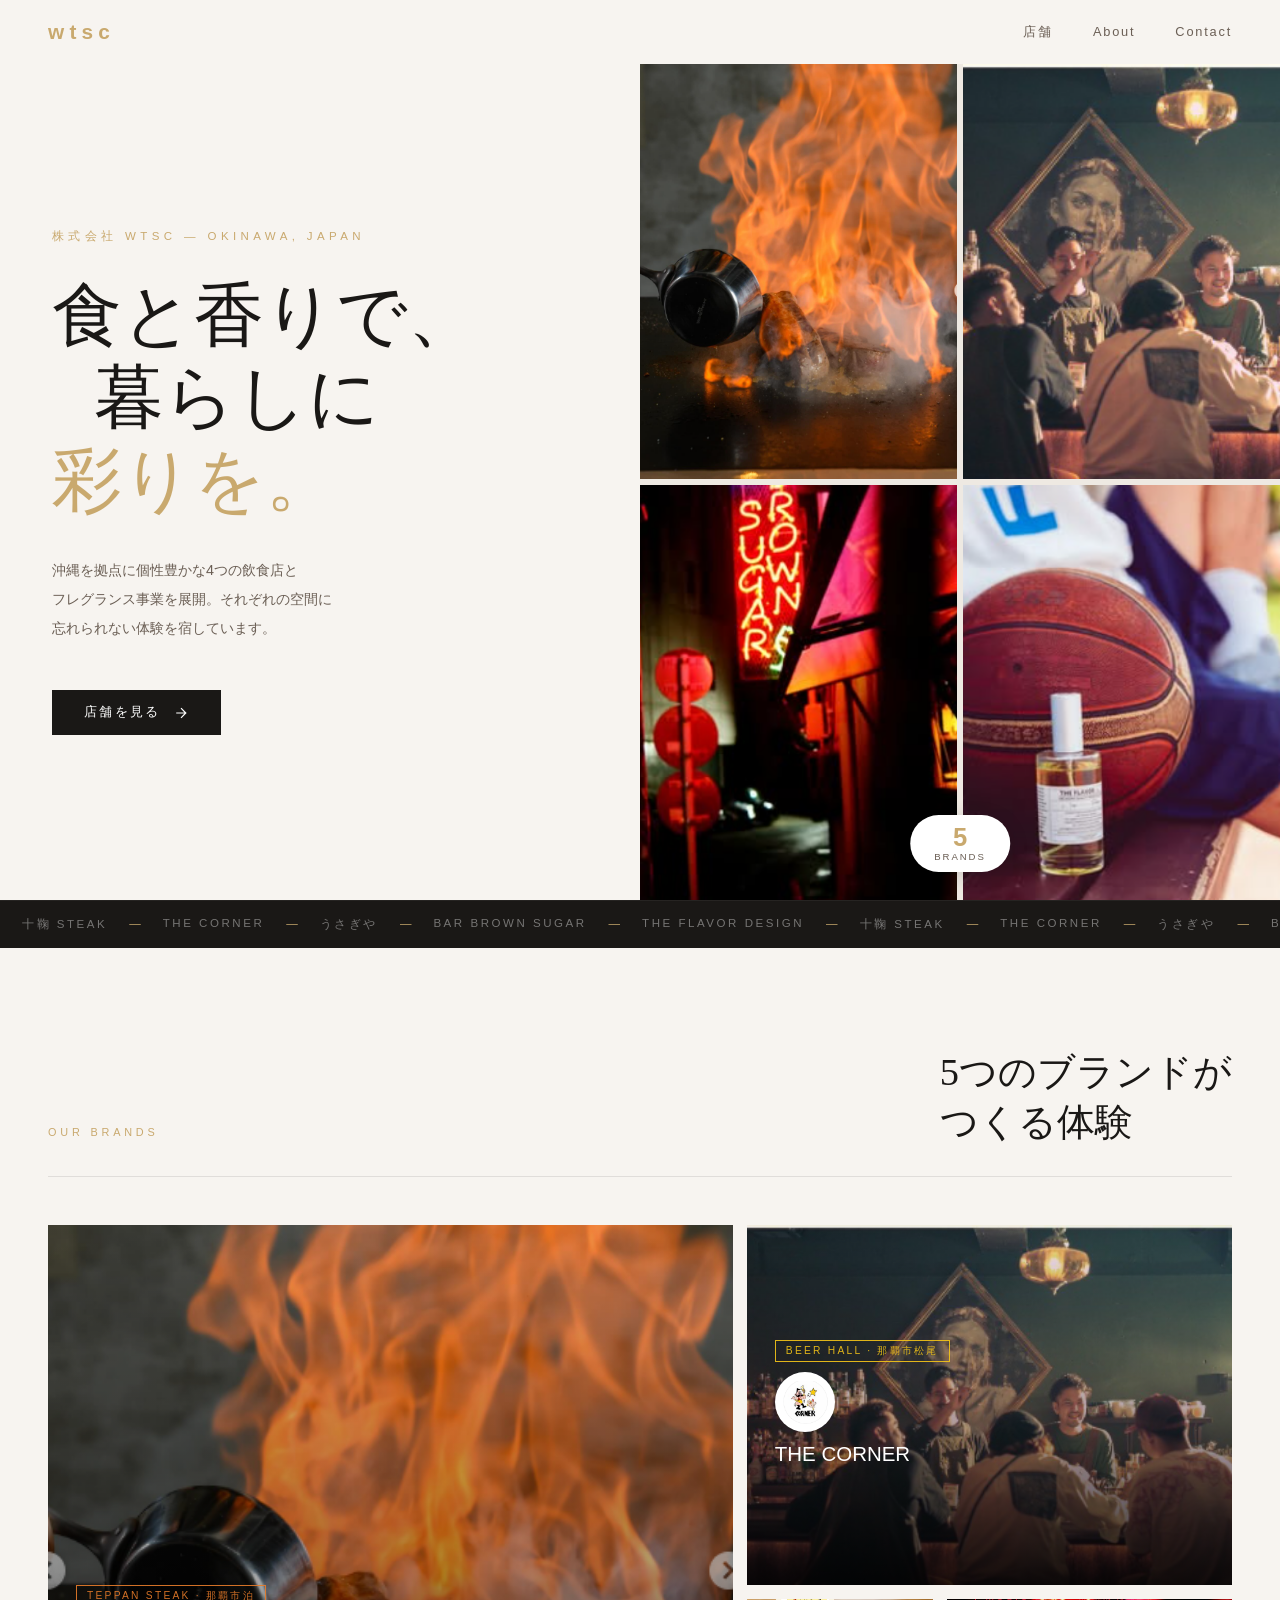
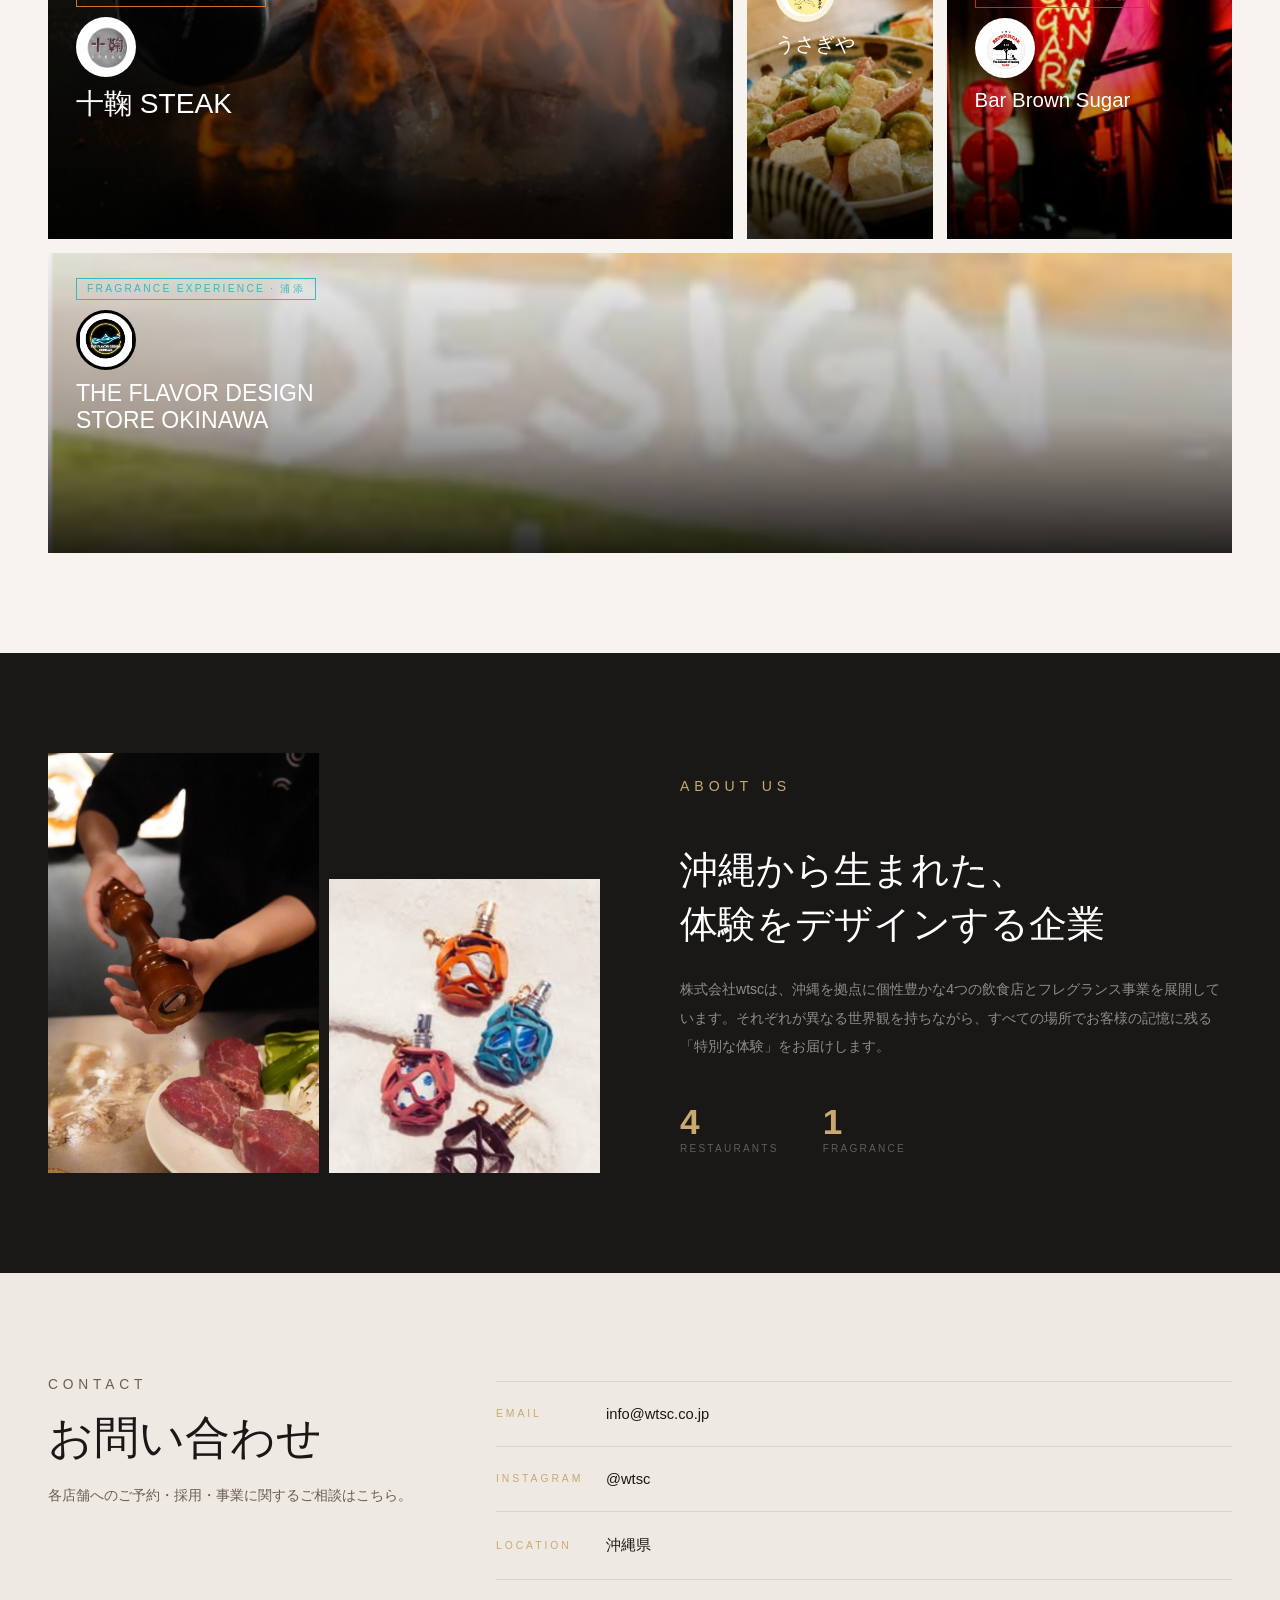
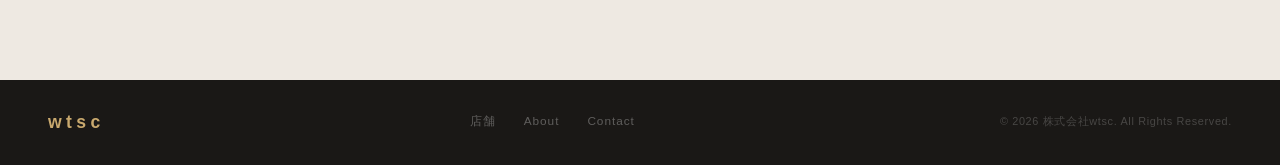
<file: home.html>
<!DOCTYPE html>
<html lang="ja">
<head>
  <meta charset="UTF-8">
  <meta name="viewport" content="width=device-width, initial-scale=1.0">
  <title>wtsc | Food &amp; Fragrance — Okinawa</title>
  <link rel="stylesheet" href="css/home.css">
</head>
<body>

  <!-- HEADER -->
  <header class="site-header" id="siteHeader">
    <div class="header-inner">
      <a href="#" class="site-logo">wtsc</a>
      <nav class="site-nav" id="siteNav">
        <a href="#brands">店舗</a>
        <a href="#about">About</a>
        <a href="#contact">Contact</a>
      </nav>
      <button class="menu-btn" id="menuBtn" aria-label="メニュー">
        <span></span><span></span><span></span>
      </button>
    </div>
  </header>

  <!-- HERO SPLIT -->
  <section class="hero-split">
    <div class="hs-text">
      <p class="hs-eyebrow">株式会社 wtsc — Okinawa, Japan</p>
      <h1 class="hs-headline">
        <span>食と香りで、</span>
        <span class="indent">暮らしに</span>
        <em>彩りを。</em>
      </h1>
      <p class="hs-body">沖縄を拠点に個性豊かな4つの飲食店と<br>フレグランス事業を展開。それぞれの空間に<br>忘れられない体験を宿しています。</p>
      <a href="#brands" class="hs-cta">
        <span>店舗を見る</span>
        <svg viewBox="0 0 20 20" fill="none" stroke="currentColor" stroke-width="1.5"><path d="M4 10h12M10 4l6 6-6 6"/></svg>
      </a>
    </div>
    <div class="hs-mosaic">
      <div class="mosaic-img mosaic-a"><img src="img/tomari/スクリーンショット 2026-05-11 161348.png" alt="十鞠ステーキ"></div>
      <div class="mosaic-img mosaic-b"><img src="img/corner/スクリーンショット 2026-05-11 160830.png" alt="THE CORNER"></div>
      <div class="mosaic-img mosaic-c"><img src="img/brownsugar/スクリーンショット 2026-05-11 162404.png" alt="Bar Brown Sugar"></div>
      <div class="mosaic-img mosaic-d"><img src="img/flavordesign/スクリーンショット 2026-05-11 162548.png" alt="Flavor Design"></div>
      <div class="mosaic-badge">
        <span class="mb-num">5</span>
        <span class="mb-label">Brands</span>
      </div>
    </div>
  </section>

  <!-- MARQUEE -->
  <div class="marquee-wrap" aria-hidden="true">
    <div class="marquee-track">
      <span>十鞠 STEAK</span><span class="sep">—</span>
      <span>THE CORNER</span><span class="sep">—</span>
      <span>うさぎや</span><span class="sep">—</span>
      <span>Bar Brown Sugar</span><span class="sep">—</span>
      <span>THE FLAVOR DESIGN</span><span class="sep">—</span>
      <span>十鞠 STEAK</span><span class="sep">—</span>
      <span>THE CORNER</span><span class="sep">—</span>
      <span>うさぎや</span><span class="sep">—</span>
      <span>Bar Brown Sugar</span><span class="sep">—</span>
      <span>THE FLAVOR DESIGN</span><span class="sep">—</span>
    </div>
  </div>

  <!-- BENTO GRID -->
  <section id="brands" class="bento-section">
    <div class="bento-header">
      <p class="section-label">Our Brands</p>
      <h2>5つのブランドが<br>つくる体験</h2>
    </div>

    <div class="bento-grid">

      <!-- 十鞠 STEAK (large) -->
      <article class="bcard bcard--large" style="--accent:#e87c2a">
        <div class="bcard-img">
          <img src="img/tomari/スクリーンショット 2026-05-11 161348.png" alt="十鞠ステーキ">
        </div>
        <div class="bcard-overlay"></div>
        <div class="bcard-body">
          <p class="bcard-tag">Teppan Steak · 那覇市泊</p>
          <img src="img/tomari/スクリーンショット 2026-05-11 223720.png" alt="" class="bcard-logo logo-light">
          <h3 class="bcard-name">十鞠 STEAK</h3>
          <p class="bcard-desc">完全個室の鉄板焼きステーキハウス。目の前の炎が演出する、A5黒毛和牛の至高の一皿。</p>
          <ul class="bcard-chips">
            <li>完全個室</li><li>鉄板焼き</li><li>A5黒毛和牛</li><li>記念日対応</li>
          </ul>
          <p class="bcard-meta">¥7,000〜10,000 · 沖縄県那覇市泊2-1-11</p>
        </div>
      </article>

      <!-- THE CORNER -->
      <article class="bcard bcard--medium" style="--accent:#f5c518">
        <div class="bcard-img">
          <img src="img/corner/スクリーンショット 2026-05-11 160830.png" alt="THE CORNER">
        </div>
        <div class="bcard-overlay"></div>
        <div class="bcard-body">
          <p class="bcard-tag">Beer Hall · 那覇市松尾</p>
          <img src="img/corner/スクリーンショット 2026-05-11 161138.png" alt="" class="bcard-logo logo-light">
          <h3 class="bcard-name">THE CORNER</h3>
          <p class="bcard-desc">国際通りの角に立つビアホール。クラフトビールと手作りフード。</p>
          <ul class="bcard-chips">
            <li>クラフトビール</li><li>深夜2時まで</li><li>貸切40名</li>
          </ul>
          <p class="bcard-meta">¥3,000〜4,000 · 那覇市松尾2-5-27 2F</p>
        </div>
      </article>

      <!-- うさぎや -->
      <article class="bcard bcard--small" style="--accent:#c17f4a">
        <div class="bcard-img">
          <img src="img/usagiya/スクリーンショット 2026-05-11 161024.png" alt="うさぎや">
        </div>
        <div class="bcard-overlay"></div>
        <div class="bcard-body">
          <p class="bcard-tag">お食事処 · 平和通り</p>
          <img src="img/usagiya/スクリーンショット 2026-05-11 161450.png" alt="" class="bcard-logo logo-cream">
          <h3 class="bcard-name">うさぎや</h3>
          <p class="bcard-desc">朝8時から深夜まで沖縄の味と人情。</p>
          <ul class="bcard-chips">
            <li>朝8時〜</li><li>タコスライス</li><li>定食</li>
          </ul>
        </div>
      </article>

      <!-- Bar Brown Sugar -->
      <article class="bcard bcard--small" style="--accent:#e8223a">
        <div class="bcard-img">
          <img src="img/brownsugar/スクリーンショット 2026-05-11 162404.png" alt="Bar Brown Sugar">
        </div>
        <div class="bcard-overlay"></div>
        <div class="bcard-body">
          <p class="bcard-tag">Music Bar · 那覇市牧志</p>
          <img src="img/brownsugar/スクリーンショット 2026-05-11 162355.png" alt="" class="bcard-logo logo-light">
          <h3 class="bcard-name">Bar Brown Sugar</h3>
          <p class="bcard-desc">赤いネオンが灯ったらOPEN。癒しの隠れ家バー。</p>
          <ul class="bcard-chips">
            <li>Music Bar</li><li>隠れ家</li><li>火曜定休</li>
          </ul>
        </div>
      </article>

      <!-- THE FLAVOR DESIGN (wide) -->
      <article class="bcard bcard--wide" style="--accent:#2ab4c0">
        <div class="bcard-img">
          <img src="img/flavordesign/スクリーンショット 2026-05-11 162536.png" alt="THE FLAVOR DESIGN">
        </div>
        <div class="bcard-overlay"></div>
        <div class="bcard-body">
          <p class="bcard-tag">Fragrance Experience · 浦添</p>
          <img src="img/flavordesign/スクリーンショット 2026-05-11 213526.png" alt="" class="bcard-logo logo-dark">
          <h3 class="bcard-name">THE FLAVOR DESIGN<br>STORE OKINAWA</h3>
          <p class="bcard-desc">複数の香りから好みを選び、スタッフと対話しながら世界に一つのオリジナルフレグランスを作る体験型ショップ。口コミ評価5.0。</p>
          <ul class="bcard-chips">
            <li>オリジナル香水</li><li>体験制作</li><li>ギフト対応</li><li>評価 ★5.0</li>
          </ul>
          <p class="bcard-meta">¥5,500〜 (100ml) · 098-917-1465</p>
        </div>
      </article>

    </div>
  </section>

  <!-- ABOUT STRIP -->
  <section id="about" class="about-strip">
    <div class="strip-inner">
      <div class="strip-images">
        <img src="img/tomari/スクリーンショット 2026-05-11 161332.png" alt="">
        <img src="img/flavordesign/スクリーンショット 2026-05-11 162553.png" alt="">
      </div>
      <div class="strip-text">
        <p class="section-label">About Us</p>
        <h2>沖縄から生まれた、<br>体験をデザインする企業</h2>
        <p>株式会社wtscは、沖縄を拠点に個性豊かな4つの飲食店とフレグランス事業を展開しています。それぞれが異なる世界観を持ちながら、すべての場所でお客様の記憶に残る「特別な体験」をお届けします。</p>
        <div class="strip-stats">
          <div class="stat"><span class="stat-num">4</span><span class="stat-label">Restaurants</span></div>
          <div class="stat"><span class="stat-num">1</span><span class="stat-label">Fragrance</span></div>
        </div>
      </div>
    </div>
  </section>

  <!-- CONTACT -->
  <section id="contact" class="contact-section">
    <div class="contact-inner">
      <div class="contact-head">
        <p class="section-label">Contact</p>
        <h2>お問い合わせ</h2>
        <p>各店舗へのご予約・採用・事業に関するご相談はこちら。</p>
      </div>
      <div class="contact-links">
        <a href="mailto:info@wtsc.co.jp" class="c-link">
          <span class="c-link-label">Email</span>
          <span class="c-link-val">info@wtsc.co.jp</span>
          <svg class="c-arrow" viewBox="0 0 16 16" fill="none" stroke="currentColor" stroke-width="1.5"><path d="M3 8h10M8 3l5 5-5 5"/></svg>
        </a>
        <a href="https://www.instagram.com/p/C2oNhEzPhbl/" class="c-link" target="_blank" rel="noopener">
          <span class="c-link-label">Instagram</span>
          <span class="c-link-val">@wtsc</span>
          <svg class="c-arrow" viewBox="0 0 16 16" fill="none" stroke="currentColor" stroke-width="1.5"><path d="M3 8h10M8 3l5 5-5 5"/></svg>
        </a>
        <div class="c-link">
          <span class="c-link-label">Location</span>
          <span class="c-link-val">沖縄県</span>
        </div>
      </div>
    </div>
  </section>

  <footer class="site-footer">
    <div class="footer-inner">
      <span class="f-logo">wtsc</span>
      <nav class="f-nav">
        <a href="#brands">店舗</a>
        <a href="#about">About</a>
        <a href="#contact">Contact</a>
      </nav>
      <p class="f-copy">&copy; 2026 株式会社wtsc. All Rights Reserved.</p>
    </div>
  </footer>

  <script src="js/home.js"></script>
</body>
</html>
</file>
<file: css/style.css>
/* ============================================================
   WTSC — style.css (modernized)
   ============================================================ */

*, *::before, *::after { box-sizing: border-box; margin: 0; padding: 0; }

:root {
  --gold:    #c9a96e;
  --gold-light: #e0c08a;
  --dark:    #0a0907;
  --mid:     #131210;

  --tomari-accent: #e87c2a;
  --tomari-bg:     #100c08;

  --corner-accent: #f5c518;
  --corner-bg:     #14100a;

  --usagiya-accent: #c17f4a;
  --usagiya-bg:     #f8f3eb;
  --usagiya-text:   #3a2a1a;

  --bs-accent: #e8223a;
  --bs-bg:     #0d0508;

  --fd-accent: #2ab4c0;
  --fd-bg:     #f0f8fa;
  --fd-text:   #1a2e35;

  --font-sans: 'Noto Sans JP', 'Hiragino Kaku Gothic ProN', 'ヒラギノ角ゴ ProN', sans-serif;
  --font-serif: 'Noto Serif JP', 'Hiragino Mincho ProN', 'ヒラギノ明朝 ProN', serif;
  --ease-out: cubic-bezier(0.16, 1, 0.3, 1);
  --ease-in-out: cubic-bezier(0.4, 0, 0.2, 1);
}

html { scroll-behavior: smooth; scroll-padding-top: 68px; }

body {
  font-family: var(--font-sans);
  background: var(--dark);
  color: #fff;
  overflow-x: hidden;
}

/* ── SCROLL PROGRESS ─────────────────────────────── */
.progress-bar {
  position: fixed;
  top: 0;
  left: 0;
  right: 0;
  height: 2px;
  background: linear-gradient(90deg, var(--gold), var(--gold-light));
  transform-origin: left;
  transform: scaleX(0);
  z-index: 9999;
  animation: scroll-progress linear;
  animation-timeline: scroll();
}
@keyframes scroll-progress {
  from { transform: scaleX(0); }
  to   { transform: scaleX(1); }
}

/* ── LOADER ──────────────────────────────────────── */
.loader {
  position: fixed;
  inset: 0;
  z-index: 9998;
  background: var(--dark);
  display: flex;
  align-items: center;
  justify-content: center;
  transition: opacity .6s ease, visibility .6s ease;
}
.loader.out { opacity: 0; visibility: hidden; pointer-events: none; }

.loader-inner { text-align: center; }

.loader-logo {
  display: block;
  font-size: 3rem;
  font-weight: 800;
  letter-spacing: .3em;
  color: var(--gold);
  margin-bottom: 28px;
  animation: breathe 1.4s ease-in-out infinite;
}
@keyframes breathe {
  0%, 100% { opacity: 1; }
  50%       { opacity: .35; }
}

.loader-bar {
  width: 200px;
  height: 2px;
  background: rgba(255,255,255,.08);
  overflow: hidden;
  margin: 0 auto;
}
.loader-fill {
  height: 100%;
  width: 0;
  background: var(--gold);
  transition: width .08s linear;
}

/* ── NAV ─────────────────────────────────────────── */
#nav {
  position: fixed;
  inset: 0 0 auto 0;
  z-index: 200;
  display: flex;
  align-items: center;
  justify-content: space-between;
  padding: 22px 52px;
  transition: background .4s, padding .3s, box-shadow .4s;
}
#nav.scrolled {
  background: rgba(10,9,7,.75);
  backdrop-filter: blur(24px) saturate(180%);
  -webkit-backdrop-filter: blur(24px) saturate(180%);
  padding: 13px 52px;
  box-shadow: 0 1px 0 rgba(255,255,255,.05), 0 4px 24px rgba(0,0,0,.3);
}

.nav-logo {
  font-size: 1.45rem;
  font-weight: 800;
  letter-spacing: .22em;
  color: var(--gold);
  text-decoration: none;
  transition: opacity .25s;
}
.nav-logo:hover { opacity: .7; }

.nav-links {
  display: flex;
  gap: 38px;
  list-style: none;
}
.nav-links a {
  position: relative;
  color: rgba(255,255,255,.6);
  text-decoration: none;
  font-size: .82rem;
  letter-spacing: .13em;
  transition: color .25s;
}
.nav-links a::after {
  content: '';
  position: absolute;
  left: 0;
  bottom: -5px;
  width: 0;
  height: 1px;
  background: var(--gold);
  transition: width .35s var(--ease-out);
}
.nav-links a:hover,
.nav-links a.active { color: #fff; }
.nav-links a:hover::after,
.nav-links a.active::after { width: 100%; }

.nav-hamburger {
  display: none;
  flex-direction: column;
  justify-content: center;
  gap: 5px;
  background: none;
  border: none;
  cursor: pointer;
  padding: 6px;
  z-index: 300;
}
.nav-hamburger span {
  display: block;
  width: 24px;
  height: 2px;
  background: #fff;
  transition: transform .3s, opacity .3s;
}
.nav-hamburger.open span:nth-child(1) { transform: translateY(7px) rotate(45deg); }
.nav-hamburger.open span:nth-child(2) { opacity: 0; }
.nav-hamburger.open span:nth-child(3) { transform: translateY(-7px) rotate(-45deg); }

/* ── HERO ────────────────────────────────────────── */
.hero {
  position: relative;
  height: 100vh;
  min-height: 600px;
  display: flex;
  align-items: center;
  justify-content: center;
  overflow: hidden;
}

.hero-bg {
  position: absolute;
  inset: -25%;
  background-size: cover;
  background-position: center;
  filter: brightness(.28);
  will-change: transform;
}

.hero-overlay {
  position: absolute;
  inset: 0;
  background: linear-gradient(
    to bottom,
    rgba(10,9,7,.3) 0%,
    rgba(10,9,7,.0) 40%,
    rgba(10,9,7,.88) 100%
  );
}

.hero-content {
  position: relative;
  z-index: 2;
  text-align: center;
  padding: 0 24px;
}

.hero-eyebrow {
  font-size: .78rem;
  letter-spacing: .45em;
  text-transform: uppercase;
  color: var(--gold);
  margin-bottom: 22px;
}

.hero-title {
  font-family: var(--font-serif);
  font-size: clamp(3rem, 9vw, 7.5rem);
  font-weight: 200;
  line-height: 1.1;
  display: flex;
  flex-direction: column;
  align-items: center;
}
.title-line { display: block; }
.title-line.gold {
  background: linear-gradient(135deg, var(--gold) 0%, var(--gold-light) 50%, var(--gold) 100%);
  -webkit-background-clip: text;
  -webkit-text-fill-color: transparent;
  background-clip: text;
}

.hero-sub {
  font-size: .9rem;
  letter-spacing: .35em;
  color: rgba(255,255,255,.35);
  margin-top: 26px;
}

.btn-hero {
  display: inline-flex;
  align-items: center;
  gap: 10px;
  margin-top: 44px;
  padding: 16px 40px;
  border: 1px solid var(--gold);
  color: var(--gold);
  text-decoration: none;
  font-size: .82rem;
  letter-spacing: .22em;
  text-transform: uppercase;
  position: relative;
  overflow: hidden;
  transition: color .35s var(--ease-out), transform .35s var(--ease-out), box-shadow .35s;
}
.btn-hero::before {
  content: '';
  position: absolute;
  inset: 0;
  background: var(--gold);
  transform: translateX(-101%);
  transition: transform .35s var(--ease-out);
}
.btn-hero:hover {
  color: #000;
  transform: translateY(-2px);
  box-shadow: 0 8px 32px rgba(201,169,110,.2);
}
.btn-hero:hover::before { transform: translateX(0); }
.btn-hero span,
.btn-hero svg { position: relative; z-index: 1; }
.btn-hero svg {
  width: 16px;
  height: 16px;
  transition: transform .3s;
}
.btn-hero:hover svg { transform: translateX(4px); }

.hero-scroll-hint {
  position: absolute;
  bottom: 40px;
  left: 50%;
  transform: translateX(-50%);
  display: flex;
  flex-direction: column;
  align-items: center;
  gap: 10px;
  z-index: 2;
}
.hero-scroll-hint span {
  font-size: .6rem;
  letter-spacing: .4em;
  color: rgba(255,255,255,.3);
}
.scroll-bar {
  width: 1px;
  height: 52px;
  background: linear-gradient(to bottom, var(--gold), transparent);
  animation: scrollPulse 1.6s ease-in-out infinite;
}
@keyframes scrollPulse {
  0%   { transform: scaleY(0); transform-origin: top; }
  49%  { transform: scaleY(1); transform-origin: top; }
  50%  { transform-origin: bottom; }
  100% { transform: scaleY(0); transform-origin: bottom; }
}

/* ── REVEAL ANIMATIONS ───────────────────────────── */
.reveal-fade {
  opacity: 0;
  transition: opacity .8s ease;
}
.reveal-up {
  opacity: 0;
  transform: translateY(45px);
  transition: opacity .75s ease, transform .75s ease;
}
.reveal-fade.in,
.reveal-up.in { opacity: 1; transform: translateY(0); }

.reveal {
  opacity: 0;
  transform: translateY(38px);
  transition: opacity .8s var(--ease-out), transform .8s var(--ease-out);
}
.reveal.in { opacity: 1; transform: translateY(0); }

/* ── SHARED LABEL ────────────────────────────────── */
.label {
  font-size: .72rem;
  letter-spacing: .35em;
  text-transform: uppercase;
  color: var(--gold);
  margin-bottom: 14px;
}

/* ── ABOUT ───────────────────────────────────────── */
.about {
  background: #0f0e0c;
  padding: 120px 52px;
  position: relative;
}
.about::before {
  content: '';
  position: absolute;
  top: 0;
  left: 52px;
  right: 52px;
  height: 1px;
  background: linear-gradient(to right, transparent, rgba(201,169,110,.2), transparent);
}
.about-inner {
  max-width: 1200px;
  margin: 0 auto;
  display: grid;
  grid-template-columns: 1fr 1fr;
  gap: 80px;
  align-items: center;
}
.about-text h2 {
  font-family: var(--font-serif);
  font-size: clamp(1.7rem, 3vw, 2.5rem);
  font-weight: 300;
  line-height: 1.5;
  margin-bottom: 22px;
}
.about-text p {
  font-size: .9rem;
  color: rgba(255,255,255,.45);
  line-height: 2.1;
}

.about-logos {
  display: flex;
  gap: 28px;
  justify-content: center;
  flex-wrap: wrap;
}
.brand-logo {
  display: flex;
  flex-direction: column;
  align-items: center;
  gap: 10px;
  text-decoration: none;
  transition: transform .4s var(--ease-out);
}
.brand-logo:hover { transform: translateY(-8px); }
.brand-logo img {
  width: 90px;
  height: 90px;
  object-fit: cover;
  border-radius: 50%;
  background: #fff;
  border: 1px solid rgba(255,255,255,.1);
  transition: border-color .3s, box-shadow .3s;
}
.brand-logo:hover img {
  border-color: var(--gold);
  box-shadow: 0 0 20px rgba(201,169,110,.2);
}
.brand-logo span {
  font-size: .72rem;
  color: rgba(255,255,255,.4);
  letter-spacing: .08em;
  transition: color .3s;
}
.brand-logo:hover span { color: rgba(255,255,255,.7); }
.round-white { background: #fff !important; padding: 6px; }
.round-cream  { background: #f9f3e0 !important; padding: 6px; }
.round-dark   { background: #2e2e2e !important; padding: 6px; border: 1px solid rgba(201,169,110,.45) !important; }
.round-neon   { background: #000 !important; padding: 3px; border: 1px solid rgba(42,180,192,.55) !important; box-shadow: 0 0 10px rgba(42,180,192,.2); }

/* ── RESTAURANT COMMON ───────────────────────────── */
.restaurant-section { position: relative; }

.rest-hero {
  position: relative;
  height: 82vh;
  min-height: 500px;
  overflow: hidden;
  display: flex;
  align-items: flex-end;
  justify-content: center;
}

.parallax-wrap { overflow: hidden; }

.parallax-bg {
  position: absolute;
  inset: -22%;
  background-size: cover;
  background-position: center;
  will-change: transform;
}

.rest-hero-overlay {
  position: absolute;
  inset: 0;
  background: linear-gradient(to top, rgba(0,0,0,.9) 0%, rgba(0,0,0,.1) 55%, rgba(0,0,0,.35) 100%);
}
.usagiya-overlay {
  background: linear-gradient(to top, rgba(58,42,26,.92) 0%, rgba(20,10,5,.15) 55%, rgba(0,0,0,.3) 100%);
}

.rest-hero-content {
  position: relative;
  z-index: 2;
  text-align: center;
  padding: 0 24px 64px;
  max-width: 680px;
}
.rest-tag {
  display: inline-block;
  font-size: .68rem;
  letter-spacing: .28em;
  text-transform: uppercase;
  border: 1px solid rgba(255,255,255,.2);
  color: rgba(255,255,255,.55);
  padding: 5px 18px;
  margin-bottom: 22px;
  border-radius: 100px;
}
.rest-logo {
  max-width: 140px;
  max-height: 140px;
  object-fit: contain;
  display: block;
  margin: 0 auto 18px;
}
.rest-hero-content p {
  font-size: .88rem;
  color: rgba(255,255,255,.55);
  letter-spacing: .04em;
  line-height: 1.75;
}

/* Body grid */
.rest-body {
  display: grid;
  grid-template-columns: 1fr 1fr;
  min-height: 480px;
}
.rest-body.reverse > :first-child { order: 2; }
.rest-body.reverse > :last-child  { order: 1; }

/* Info panel */
.rest-info {
  display: flex;
  flex-direction: column;
  justify-content: center;
  padding: 72px 60px;
}
.rest-info h3 {
  font-family: var(--font-serif);
  font-size: clamp(1.5rem, 2.5vw, 2.1rem);
  font-weight: 300;
  margin-bottom: 20px;
  position: relative;
  padding-bottom: 20px;
}
.rest-info h3::after {
  content: '';
  position: absolute;
  bottom: 0;
  left: 0;
  width: 36px;
  height: 1px;
  transition: width .6s var(--ease-out);
}
.rest-info:hover h3::after { width: 72px; }
.rest-info p {
  font-size: .88rem;
  line-height: 2.05;
  margin-bottom: 28px;
}

/* Tags */
.tags {
  display: flex;
  flex-wrap: wrap;
  gap: 8px;
  list-style: none;
}
.tags li {
  font-size: .7rem;
  letter-spacing: .1em;
  padding: 5px 14px;
  border-radius: 100px;
  border: 1px solid;
  transition: background .25s, color .25s;
}

/* Per-theme colors */
.tomari-theme { background: var(--tomari-bg); }
.tomari-theme .rest-info { color: rgba(255,255,255,.9); }
.tomari-theme .rest-info p { color: rgba(255,255,255,.48); }
.tomari-theme .rest-info h3::after { background: var(--tomari-accent); }
.tomari-theme .tags li { border-color: rgba(232,124,42,.3); color: rgba(232,124,42,.8); }
.tomari-theme .tags li:hover { background: rgba(232,124,42,.1); }

.corner-theme { background: var(--corner-bg); }
.corner-theme .rest-info { color: rgba(255,255,255,.9); }
.corner-theme .rest-info p { color: rgba(255,255,255,.48); }
.corner-theme .rest-info h3::after { background: var(--corner-accent); }
.corner-theme .tags li { border-color: rgba(245,197,24,.3); color: rgba(245,197,24,.8); }
.corner-theme .tags li:hover { background: rgba(245,197,24,.08); }

.usagiya-theme { background: var(--usagiya-bg); }
.usagiya-theme .rest-info { color: var(--usagiya-text); }
.usagiya-theme .rest-info p { color: rgba(58,42,26,.55); }
.usagiya-theme .rest-info h3::after { background: var(--usagiya-accent); }
.usagiya-tags li { border-color: rgba(193,127,74,.35); color: rgba(193,127,74,.85); }
.usagiya-theme .tags li:hover { background: rgba(193,127,74,.08); }

/* ── STORE DETAILS ───────────────────────────────── */
.store-details {
  margin-top: 28px;
  padding-top: 24px;
  border-top: 1px solid rgba(255,255,255,.07);
  display: grid;
  grid-template-columns: 1fr 1fr;
  gap: 18px 24px;
}
.store-detail-item span {
  display: block;
  font-size: .62rem;
  letter-spacing: .22em;
  text-transform: uppercase;
  color: var(--gold);
  margin-bottom: 6px;
}
.store-detail-item p {
  font-size: .8rem;
  line-height: 1.7;
  color: rgba(255,255,255,.45);
  margin-bottom: 0;
}

/* Light theme overrides */
.usagiya-theme .store-details,
.flavordesign-theme .store-details { border-top-color: rgba(0,0,0,.07); }
.usagiya-theme .store-detail-item span  { color: var(--usagiya-accent); }
.usagiya-theme .store-detail-item p     { color: rgba(58,42,26,.55); }
.flavordesign-theme .store-detail-item span { color: var(--fd-accent); }
.flavordesign-theme .store-detail-item p    { color: rgba(26,46,53,.5); }

@media (max-width: 400px) {
  .store-details { grid-template-columns: 1fr; gap: 12px; }
}

/* Bar Brown Sugar */
.brownsugar-theme { background: var(--bs-bg); }
.brownsugar-theme .rest-info { color: rgba(255,255,255,.9); }
.brownsugar-theme .rest-info p { color: rgba(255,255,255,.42); }
.brownsugar-theme .rest-info h3::after { background: var(--bs-accent); }
.brownsugar-tags li { border-color: rgba(232,34,58,.3); color: rgba(232,34,58,.85); }
.brownsugar-theme .tags li:hover { background: rgba(232,34,58,.08); }
.brownsugar-overlay {
  background: linear-gradient(to top, rgba(13,5,8,.97) 0%, rgba(13,5,8,.2) 55%, rgba(0,0,0,.5) 100%);
}

/* THE FLAVOR DESIGN */
.flavordesign-theme { background: var(--fd-bg); }
.flavordesign-theme .rest-info { color: var(--fd-text); }
.flavordesign-theme .rest-info p { color: rgba(26,46,53,.5); }
.flavordesign-theme .rest-info h3::after { background: var(--fd-accent); }
.flavordesign-tags li { border-color: rgba(42,180,192,.3); color: rgba(42,180,192,.85); }
.flavordesign-theme .tags li:hover { background: rgba(42,180,192,.08); }
.flavordesign-overlay {
  background: linear-gradient(to top, rgba(240,248,250,.94) 0%, rgba(240,248,250,.08) 55%, rgba(0,0,0,.2) 100%);
}
.flavordesign-theme .rest-hero-content p { color: rgba(26,46,53,.65); }
.flavordesign-theme .rest-tag { border-color: rgba(42,180,192,.45); color: rgba(42,180,192,.85); }

.round-black { background: #111 !important; padding: 6px; }

/* ── GALLERY SLIDER ──────────────────────────────── */
.gallery-slider {
  position: relative;
  overflow: hidden;
  background: #000;
}

.slider-track {
  display: flex;
  height: 100%;
  transition: transform .55s cubic-bezier(.4,0,.2,1);
}

.slide {
  flex: 0 0 100%;
  min-height: 480px;
  overflow: hidden;
}
.slide img {
  width: 100%;
  height: 100%;
  object-fit: cover;
  display: block;
  transition: transform .7s var(--ease-out);
}
.gallery-slider:hover .slide img { transform: scale(1.05); }

.s-btn {
  position: absolute;
  top: 50%;
  transform: translateY(-50%);
  z-index: 5;
  background: rgba(0,0,0,.35);
  border: 1px solid rgba(255,255,255,.12);
  color: #fff;
  font-size: 1.1rem;
  width: 46px;
  height: 46px;
  display: flex;
  align-items: center;
  justify-content: center;
  cursor: pointer;
  border-radius: 50%;
  transition: background .25s, border-color .25s, transform .25s var(--ease-out);
}
.s-btn:hover {
  background: rgba(201,169,110,.4);
  border-color: var(--gold);
  transform: translateY(-50%) scale(1.1);
}
.s-prev { left: 16px; }
.s-next { right: 16px; }

.s-dots {
  position: absolute;
  bottom: 20px;
  left: 50%;
  transform: translateX(-50%);
  display: flex;
  gap: 8px;
  z-index: 5;
}
.dot {
  height: 6px;
  width: 6px;
  border-radius: 3px;
  background: rgba(255,255,255,.25);
  cursor: pointer;
  transition: background .3s, width .35s var(--ease-out);
}
.dot.active { background: var(--gold); width: 20px; }

/* ── CONTACT ─────────────────────────────────────── */
.contact-section {
  background: var(--mid);
  padding: 120px 52px;
  text-align: center;
  position: relative;
}
.contact-section::before {
  content: '';
  position: absolute;
  top: 0;
  left: 52px;
  right: 52px;
  height: 1px;
  background: linear-gradient(to right, transparent, rgba(201,169,110,.18), transparent);
}
.contact-inner { max-width: 720px; margin: 0 auto; }
.contact-inner h2 {
  font-family: var(--font-serif);
  font-size: clamp(2rem, 4.5vw, 3.2rem);
  font-weight: 200;
  margin-bottom: 18px;
}
.contact-sub {
  font-size: .88rem;
  color: rgba(255,255,255,.38);
  margin-bottom: 56px;
  line-height: 1.85;
}
.contact-grid {
  display: grid;
  grid-template-columns: repeat(3, 1fr);
  gap: 16px;
}
.c-card {
  background: rgba(255,255,255,.02);
  border: 1px solid rgba(255,255,255,.07);
  padding: 36px 20px;
  backdrop-filter: blur(8px);
  -webkit-backdrop-filter: blur(8px);
  transition: border-color .35s var(--ease-out), transform .35s var(--ease-out), background .35s, box-shadow .35s;
}
.c-card:hover {
  border-color: rgba(201,169,110,.4);
  transform: translateY(-6px);
  background: rgba(201,169,110,.04);
  box-shadow: 0 16px 48px rgba(0,0,0,.35);
}
.c-card span {
  display: block;
  font-size: .65rem;
  letter-spacing: .3em;
  text-transform: uppercase;
  color: var(--gold);
  margin-bottom: 14px;
}
.c-card a, .c-card p {
  font-size: .86rem;
  color: rgba(255,255,255,.5);
  text-decoration: none;
  transition: color .2s;
  line-height: 1.7;
}
.c-card a:hover { color: #fff; }

/* ── FOOTER ──────────────────────────────────────── */
footer {
  background: #050504;
  padding: 48px 52px;
  border-top: 1px solid rgba(255,255,255,.04);
}
.footer-inner {
  max-width: 1200px;
  margin: 0 auto;
  display: flex;
  align-items: center;
  justify-content: space-between;
  flex-wrap: wrap;
  gap: 20px;
}
.footer-logo {
  font-size: 1.2rem;
  font-weight: 800;
  letter-spacing: .22em;
  color: var(--gold);
}
.footer-nav { display: flex; gap: 32px; }
.footer-nav a {
  font-size: .78rem;
  color: rgba(255,255,255,.28);
  text-decoration: none;
  letter-spacing: .06em;
  transition: color .25s;
}
.footer-nav a:hover { color: var(--gold); }
.footer-copy {
  font-size: .68rem;
  color: rgba(255,255,255,.18);
  letter-spacing: .08em;
}

/* ── RESPONSIVE ──────────────────────────────────── */

/* ---- Tablet (≤960px) ---- */
@media (max-width: 960px) {
  #nav { padding: 16px 24px; }
  #nav.scrolled { padding: 11px 24px; }
  .nav-links { display: none; }
  .nav-hamburger { display: flex; }

  .nav-links.open {
    display: flex;
    flex-direction: column;
    position: fixed;
    inset: 0;
    background: rgba(10,9,7,.97);
    align-items: center;
    justify-content: center;
    gap: 40px;
    z-index: 250;
  }
  .nav-links.open li a {
    font-size: 1.15rem;
    letter-spacing: .15em;
    color: rgba(255,255,255,.8);
  }

  .about { padding: 80px 28px; }
  .about::before { left: 28px; right: 28px; }
  .about-inner { grid-template-columns: 1fr; gap: 48px; }

  .rest-hero { height: 60vh; min-height: 380px; }
  .rest-body { grid-template-columns: 1fr; }
  .rest-body.reverse > * { order: unset; }
  .rest-info { padding: 44px 28px; }
  .slide { min-height: 280px; }

  .contact-section { padding: 80px 28px; }
  .contact-section::before { left: 28px; right: 28px; }
  .contact-grid { grid-template-columns: 1fr; max-width: 400px; margin: 0 auto; }

  footer { padding: 36px 28px; }
  .footer-inner { flex-direction: column; text-align: center; gap: 16px; }
  .footer-nav { flex-wrap: wrap; justify-content: center; gap: 10px 20px; }
}

/* ---- Large phone (≤640px) ---- */
@media (max-width: 640px) {
  .hero-content { padding: 0 20px; }
  .hero-title { font-size: clamp(2.4rem, 10vw, 3.2rem); }
  .hero-eyebrow { font-size: .7rem; letter-spacing: .3em; }
  .hero-sub { font-size: .78rem; letter-spacing: .2em; }
  .btn-hero { margin-top: 32px; padding: 12px 24px; font-size: .78rem; }
  .hero-scroll-hint { bottom: 20px; }
  .scroll-bar { height: 36px; }

  .about { padding: 64px 20px; }
  .about::before { left: 20px; right: 20px; }
  .about-text h2 { font-size: 1.6rem; }
  .about-logos {
    display: grid;
    grid-template-columns: repeat(3, 1fr);
    gap: 20px 10px;
    justify-items: center;
  }
  .about-logos .brand-logo:nth-child(4) { grid-column: 1; }
  .about-logos .brand-logo:nth-child(5) { grid-column: 3; }
  .brand-logo img { width: 68px; height: 68px; }
  .brand-logo span { font-size: .64rem; }

  .rest-hero { height: 55vh; min-height: 320px; }
  .rest-hero-content { padding: 0 20px 36px; }
  .rest-hero-content p { font-size: .82rem; }
  .rest-tag { font-size: .62rem; letter-spacing: .2em; padding: 3px 14px; margin-bottom: 16px; }
  .rest-logo { max-width: 100px; max-height: 100px; margin-bottom: 14px; }
  .rest-info { padding: 40px 20px; }
  .rest-info h3 { font-size: 1.4rem; }
  .rest-info p { font-size: .84rem; line-height: 1.9; }
  .tags { gap: 6px; }
  .tags li { font-size: .68rem; padding: 4px 12px; }

  .slide { min-height: 250px; }
  .s-btn { width: 40px; height: 40px; font-size: 1rem; }
  .s-dots { bottom: 14px; gap: 6px; }
  .dot { height: 5px; width: 5px; }
  .dot.active { width: 14px; }

  .contact-section { padding: 64px 20px; }
  .contact-section::before { left: 20px; right: 20px; }
  .contact-inner h2 { font-size: 1.9rem; }
  .contact-sub { font-size: .82rem; margin-bottom: 36px; }
  .contact-grid { max-width: 100%; }
  .c-card { padding: 26px 16px; }
  .c-card span { font-size: .62rem; }
  .c-card a, .c-card p { font-size: .82rem; }

  footer { padding: 32px 20px; }
  .footer-logo { font-size: 1.1rem; }
  .footer-nav { gap: 8px 16px; }
  .footer-nav a { font-size: .72rem; }
  .footer-copy { font-size: .65rem; }
}

/* ---- Small phone (≤400px) ---- */
@media (max-width: 400px) {
  .hero-title { font-size: 2.1rem; }
  .btn-hero { padding: 11px 20px; }

  .about-logos { grid-template-columns: repeat(2, 1fr); }
  .about-logos .brand-logo:nth-child(4) { grid-column: auto; }
  .about-logos .brand-logo:nth-child(5) { grid-column: 1 / -1; }
  .brand-logo img { width: 60px; height: 60px; }

  .rest-hero { height: 50vh; min-height: 280px; }
  .rest-info { padding: 32px 16px; }
  .slide { min-height: 210px; }
  .s-btn { width: 36px; height: 36px; }
}

/* ---- モーション軽減 ---- */
@media (prefers-reduced-motion: reduce) {
  .hero-bg, .parallax-bg { transform: none !important; }
  .reveal, .reveal-fade, .reveal-up { transition: none; opacity: 1; transform: none; }
  .scroll-bar { animation: none; }
  .progress-bar { animation: none; }
}
</file>
<file: b/css/style.css>
/* ============================================================
   WTSC B — style.css
   Light editorial design
   ============================================================ */

*, *::before, *::after { box-sizing: border-box; margin: 0; padding: 0; }

:root {
  --bg:      #f8f5ef;
  --bg-alt:  #f0ece3;
  --dark:    #1a1815;
  --mid:     #5a534c;
  --light:   #9a9188;
  --gold:    #b8955a;
  --white:   #ffffff;
  --border:  rgba(26,24,21,.1);

  --font-sans:  'Noto Sans JP', 'Hiragino Kaku Gothic ProN', sans-serif;
  --font-serif: 'Noto Serif JP', 'Hiragino Mincho ProN', serif;
  --ease: cubic-bezier(0.16, 1, 0.3, 1);

  --max: 1240px;
  --pad: 72px;
}

html { scroll-behavior: smooth; scroll-padding-top: 64px; }

body {
  font-family: var(--font-sans);
  background: var(--bg);
  color: var(--dark);
  overflow-x: hidden;
  font-weight: 300;
}

img { display: block; width: 100%; height: 100%; object-fit: cover; }

/* ── NAV ─────────────────────────────────────────── */
#nav {
  position: fixed;
  inset: 0 0 auto 0;
  z-index: 200;
  display: flex;
  align-items: center;
  justify-content: space-between;
  padding: 24px var(--pad);
  transition: background .4s, padding .3s, box-shadow .4s;
}
#nav.scrolled {
  background: rgba(248,245,239,.92);
  backdrop-filter: blur(16px) saturate(160%);
  -webkit-backdrop-filter: blur(16px) saturate(160%);
  padding: 14px var(--pad);
  box-shadow: 0 1px 0 var(--border);
}

.nav-logo {
  font-family: var(--font-sans);
  font-size: 1.35rem;
  font-weight: 700;
  letter-spacing: .28em;
  color: var(--dark);
  text-decoration: none;
  transition: opacity .2s;
}
.nav-logo:hover { opacity: .55; }

.nav-links {
  display: flex;
  gap: 36px;
  list-style: none;
}
.nav-links a {
  position: relative;
  color: var(--mid);
  text-decoration: none;
  font-size: .78rem;
  letter-spacing: .12em;
  transition: color .2s;
}
.nav-links a::after {
  content: '';
  position: absolute;
  left: 0; bottom: -4px;
  width: 0; height: 1px;
  background: var(--dark);
  transition: width .3s var(--ease);
}
.nav-links a:hover, .nav-links a.active { color: var(--dark); }
.nav-links a:hover::after, .nav-links a.active::after { width: 100%; }

.nav-hamburger {
  display: none;
  flex-direction: column;
  gap: 5px;
  background: none;
  border: none;
  cursor: pointer;
  padding: 6px;
  z-index: 300;
}
.nav-hamburger span {
  display: block;
  width: 22px; height: 1.5px;
  background: var(--dark);
  transition: transform .3s, opacity .3s;
}
.nav-hamburger.open span:nth-child(1) { transform: translateY(6.5px) rotate(45deg); }
.nav-hamburger.open span:nth-child(2) { opacity: 0; }
.nav-hamburger.open span:nth-child(3) { transform: translateY(-6.5px) rotate(-45deg); }

/* ── HERO ────────────────────────────────────────── */
.hero {
  min-height: 100vh;
  display: grid;
  grid-template-columns: 1fr 1fr;
  overflow: hidden;
}

.hero-text {
  display: flex;
  flex-direction: column;
  justify-content: center;
  padding: 120px var(--pad) 80px;
  background: var(--white);
}

.hero-eyebrow {
  font-size: .72rem;
  letter-spacing: .42em;
  text-transform: uppercase;
  color: var(--gold);
  margin-bottom: 28px;
}

.hero-heading {
  font-family: var(--font-serif);
  font-size: clamp(2.4rem, 5vw, 4.5rem);
  font-weight: 200;
  line-height: 1.25;
  display: flex;
  flex-direction: column;
  gap: 0;
  margin-bottom: 24px;
}
.hero-heading em {
  font-style: normal;
  color: var(--gold);
}

.hero-sub {
  font-size: .82rem;
  letter-spacing: .3em;
  color: var(--light);
  margin-bottom: 44px;
}

.btn-primary {
  display: inline-flex;
  align-items: center;
  gap: 10px;
  align-self: flex-start;
  padding: 14px 32px;
  background: var(--dark);
  color: var(--white);
  text-decoration: none;
  font-size: .78rem;
  letter-spacing: .18em;
  text-transform: uppercase;
  transition: background .3s, transform .3s var(--ease), box-shadow .3s;
}
.btn-primary svg { width: 16px; height: 16px; transition: transform .3s; }
.btn-primary:hover { background: var(--gold); transform: translateY(-2px); box-shadow: 0 8px 24px rgba(184,149,90,.25); }
.btn-primary:hover svg { transform: translateX(4px); }

.hero-image {
  overflow: hidden;
  height: 100%;
  min-height: 100vh;
}
.hero-image img {
  width: 100%;
  height: 100%;
  object-fit: cover;
  transition: transform 1.2s var(--ease);
}
.hero-image.in img { transform: scale(1.03); }

/* ── BRANDS STRIP ────────────────────────────────── */
.brands-strip {
  display: flex;
  align-items: stretch;
  border-top: 1px solid var(--border);
  border-bottom: 1px solid var(--border);
  background: var(--white);
  overflow-x: auto;
  scrollbar-width: none;
}
.brands-strip::-webkit-scrollbar { display: none; }

.brand-item {
  flex: 1;
  min-width: 140px;
  display: flex;
  flex-direction: column;
  align-items: center;
  justify-content: center;
  padding: 24px 16px;
  text-decoration: none;
  color: var(--dark);
  gap: 5px;
  transition: background .25s;
  text-align: center;
}
.brand-item:hover { background: var(--bg); }

.brand-num {
  font-size: .62rem;
  letter-spacing: .28em;
  color: var(--light);
}
.brand-name {
  font-size: .8rem;
  font-weight: 500;
  letter-spacing: .06em;
}
.brand-en {
  font-size: .65rem;
  letter-spacing: .1em;
  color: var(--light);
}

.brand-divider {
  width: 1px;
  background: var(--border);
  align-self: stretch;
}

/* ── ABOUT ───────────────────────────────────────── */
.about {
  padding: 120px var(--pad);
  background: var(--bg-alt);
  border-bottom: 1px solid var(--border);
}
.about-inner { max-width: var(--max); margin: 0 auto; }
.about-text h2 {
  font-family: var(--font-serif);
  font-size: clamp(1.6rem, 3vw, 2.4rem);
  font-weight: 300;
  line-height: 1.55;
  margin: 16px 0 20px;
}
.about-text p {
  font-size: .9rem;
  color: var(--mid);
  line-height: 2.1;
  max-width: 640px;
}

/* ── SECTION LABEL ───────────────────────────────── */
.section-label {
  font-size: .68rem;
  letter-spacing: .38em;
  text-transform: uppercase;
  color: var(--gold);
  margin-bottom: 14px;
}

/* ── STORE SECTIONS ──────────────────────────────── */
.store {
  border-bottom: 1px solid var(--border);
  background: var(--bg);
}
.store.alt { background: var(--white); }

.dark-store { background: #111 !important; color: rgba(255,255,255,.88); }
.dark-store .store-header { border-bottom-color: rgba(255,255,255,.08); }
.dark-store .store-header-meta .store-category { color: rgba(255,255,255,.45); }
.dark-store .store-body { border-top-color: rgba(255,255,255,.06); }
.dark-store .store-desc p { color: rgba(255,255,255,.55); }
.dark-store .store-info dl dt { color: rgba(255,255,255,.38); }
.dark-store .store-info dl dd { color: rgba(255,255,255,.65); }
.dark-store .store-info dl { border-top-color: rgba(255,255,255,.08); }

/* Header row */
.store-header {
  display: flex;
  align-items: flex-end;
  gap: 32px;
  padding: 64px var(--pad) 36px;
  max-width: var(--max);
  margin: 0 auto;
  border-bottom: 1px solid var(--border);
}
.store-num {
  font-family: var(--font-serif);
  font-size: 5rem;
  font-weight: 200;
  line-height: 1;
  color: var(--accent, var(--gold));
  opacity: .25;
  flex-shrink: 0;
  transition: opacity .6s;
}
.store-header:hover .store-num { opacity: .55; }
.store-category {
  font-size: .7rem;
  letter-spacing: .25em;
  text-transform: uppercase;
  color: var(--light);
  margin-bottom: 10px;
}
.store-header-meta h2 {
  font-family: var(--font-serif);
  font-size: clamp(1.6rem, 3vw, 2.6rem);
  font-weight: 300;
  line-height: 1.2;
}

/* Full-width hero image */
.store-hero {
  width: 100%;
  height: clamp(300px, 55vh, 600px);
  overflow: hidden;
}
.store-hero img { transition: transform 1.2s var(--ease); }
.store-hero.in img { transform: scale(1.04); }

/* Body: desc + info */
.store-body {
  display: grid;
  grid-template-columns: 1fr 1fr;
  gap: 0;
  max-width: var(--max);
  margin: 0 auto;
  padding: 56px var(--pad);
  border-top: 1px solid var(--border);
}
.store-desc {
  padding-right: 64px;
  border-right: 1px solid var(--border);
}
.store-desc p {
  font-size: .88rem;
  line-height: 2.1;
  color: var(--mid);
  margin-bottom: 28px;
}

/* Tags */
.tags {
  display: flex;
  flex-wrap: wrap;
  gap: 8px;
  list-style: none;
}
.tags li {
  font-size: .68rem;
  letter-spacing: .1em;
  padding: 4px 14px;
  border: 1px solid color-mix(in srgb, var(--tag, var(--gold)) 35%, transparent);
  color: var(--tag, var(--gold));
  border-radius: 100px;
}

/* Store info / details */
.store-info { padding-left: 64px; }
.store-info dl {
  display: grid;
  grid-template-columns: auto 1fr;
  gap: 12px 24px;
  padding-top: 4px;
  border-top: 1px solid var(--border);
}
.store-info dl dt {
  font-size: .65rem;
  letter-spacing: .2em;
  text-transform: uppercase;
  color: var(--light);
  padding-top: 2px;
  white-space: nowrap;
}
.store-info dl dd {
  font-size: .82rem;
  line-height: 1.75;
  color: var(--mid);
}

/* 3-column gallery */
.store-gallery {
  display: grid;
  grid-template-columns: repeat(3, 1fr);
  gap: 3px;
  height: clamp(200px, 38vw, 480px);
}
.store-gallery .photo { overflow: hidden; }
.store-gallery .photo img { transition: transform .8s var(--ease); }
.store-gallery .photo:hover img { transform: scale(1.06); }

/* ── CONTACT ─────────────────────────────────────── */
.contact {
  padding: 120px var(--pad);
  background: var(--dark);
  color: var(--white);
}
.contact-inner {
  max-width: var(--max);
  margin: 0 auto;
}
.contact-head { margin-bottom: 64px; }
.contact-head .section-label { color: var(--gold); }
.contact-head h2 {
  font-family: var(--font-serif);
  font-size: clamp(2rem, 4vw, 3.2rem);
  font-weight: 200;
  margin: 12px 0 18px;
}
.contact-sub {
  font-size: .88rem;
  color: rgba(255,255,255,.4);
  line-height: 1.85;
}
.contact-grid {
  display: grid;
  grid-template-columns: repeat(3, 1fr);
  border-top: 1px solid rgba(255,255,255,.08);
}
.c-item {
  display: flex;
  flex-direction: column;
  gap: 12px;
  padding: 40px 0;
  border-right: 1px solid rgba(255,255,255,.08);
  text-decoration: none;
  color: inherit;
  transition: padding-left .3s var(--ease);
}
.c-item:last-child { border-right: none; padding-left: 40px; }
.c-item:nth-child(2) { padding-left: 40px; }
.c-item:hover { padding-left: 8px; }
.c-item:last-child:hover, .c-item:nth-child(2):hover { padding-left: 48px; }
.c-label {
  font-size: .62rem;
  letter-spacing: .3em;
  text-transform: uppercase;
  color: var(--gold);
}
.c-value {
  font-size: .92rem;
  color: rgba(255,255,255,.65);
  line-height: 1.6;
  transition: color .2s;
}
a.c-item:hover .c-value { color: #fff; }

/* ── FOOTER ──────────────────────────────────────── */
footer {
  background: #0e0d0b;
  padding: 40px var(--pad);
  border-top: 1px solid rgba(255,255,255,.04);
}
.footer-inner {
  max-width: var(--max);
  margin: 0 auto;
  display: flex;
  align-items: center;
  justify-content: space-between;
  flex-wrap: wrap;
  gap: 16px;
}
.footer-logo {
  font-size: 1.1rem;
  font-weight: 700;
  letter-spacing: .28em;
  color: rgba(255,255,255,.35);
}
.footer-nav { display: flex; gap: 28px; flex-wrap: wrap; }
.footer-nav a {
  font-size: .72rem;
  color: rgba(255,255,255,.22);
  text-decoration: none;
  letter-spacing: .06em;
  transition: color .2s;
}
.footer-nav a:hover { color: var(--gold); }
.footer-copy { font-size: .65rem; color: rgba(255,255,255,.15); letter-spacing: .08em; }

/* ── REVEAL ANIMATIONS ───────────────────────────── */
.reveal-fade { opacity: 0; transition: opacity .9s ease; }
.reveal-up {
  display: block;
  opacity: 0;
  transform: translateY(32px);
  transition: opacity .8s var(--ease), transform .8s var(--ease);
}
.reveal-scale {
  opacity: 0;
  transform: scale(1.04);
  transition: opacity 1s var(--ease), transform 1.2s var(--ease);
}
.reveal-fade.in, .reveal-up.in { opacity: 1; transform: none; }
.reveal-scale.in { opacity: 1; transform: none; }

.reveal {
  opacity: 0;
  transform: translateY(28px);
  transition: opacity .8s var(--ease), transform .8s var(--ease);
}
.reveal.in { opacity: 1; transform: none; }

/* ── RESPONSIVE ──────────────────────────────────── */
@media (max-width: 1024px) {
  :root { --pad: 40px; }
  .hero { min-height: auto; }
  .hero-image { min-height: 50vw; }
}

@media (max-width: 860px) {
  :root { --pad: 28px; }

  #nav { padding: 16px var(--pad); }
  #nav.scrolled { padding: 11px var(--pad); }
  .nav-links { display: none; }
  .nav-hamburger { display: flex; }
  .nav-links.open {
    display: flex;
    flex-direction: column;
    position: fixed;
    inset: 0;
    background: var(--bg);
    align-items: center;
    justify-content: center;
    gap: 36px;
    z-index: 250;
  }
  .nav-links.open li a { font-size: 1rem; letter-spacing: .15em; color: var(--dark); }

  .hero { grid-template-columns: 1fr; }
  .hero-text { padding: 100px var(--pad) 64px; }
  .hero-image { min-height: 55vw; max-height: 400px; }

  .brands-strip { justify-content: flex-start; }
  .brand-item { min-width: 130px; }

  .about { padding: 80px var(--pad); }

  .store-header { padding: 48px var(--pad) 28px; gap: 20px; }
  .store-num { font-size: 3.5rem; }
  .store-body { grid-template-columns: 1fr; padding: 44px var(--pad); }
  .store-desc { padding-right: 0; border-right: none; padding-bottom: 36px; border-bottom: 1px solid var(--border); }
  .store-info { padding-left: 0; padding-top: 36px; }
  .dark-store .store-desc { border-bottom-color: rgba(255,255,255,.08); }

  .contact { padding: 80px var(--pad); }
  .contact-grid { grid-template-columns: 1fr; }
  .c-item { border-right: none; border-bottom: 1px solid rgba(255,255,255,.08); padding: 32px 0; }
  .c-item:last-child, .c-item:nth-child(2) { padding-left: 0; }
  .c-item:hover, .c-item:last-child:hover, .c-item:nth-child(2):hover { padding-left: 0; }

  footer { padding: 32px var(--pad); }
  .footer-inner { flex-direction: column; gap: 14px; }
  .footer-nav { justify-content: center; }
}

@media (max-width: 560px) {
  .hero-heading { font-size: clamp(2rem, 9vw, 2.8rem); }
  .store-gallery { height: clamp(160px, 60vw, 300px); }
  .store-gallery { grid-template-columns: 1fr; height: auto; }
  .store-gallery .photo { height: 56vw; }
  .contact-head h2 { font-size: 1.8rem; }
}

@media (prefers-reduced-motion: reduce) {
  .reveal, .reveal-fade, .reveal-up, .reveal-scale {
    transition: none; opacity: 1; transform: none;
  }
  .store-hero img, .hero-image img { transition: none; }
}
</file>
<file: css/home.css>
/* ============================================================
   WTSC — home.css  (Editorial Magazine Layout)
   ============================================================ */

*, *::before, *::after { box-sizing: border-box; margin: 0; padding: 0; }

:root {
  --bg:     #f7f4f0;
  --bg2:    #eee9e2;
  --ink:    #1a1816;
  --ink2:   #6b5f55;
  --gold:   #c9a96e;
  --white:  #ffffff;
  --border: rgba(26,24,22,.1);
  --radius: 4px;
}

html { scroll-behavior: smooth; scroll-padding-top: 64px; }

body {
  font-family: 'Hiragino Kaku Gothic ProN', 'ヒラギノ角ゴ ProN', 'Noto Sans JP', sans-serif;
  background: var(--bg);
  color: var(--ink);
  overflow-x: hidden;
}

/* ── HEADER ─────────────────────────────────────── */
.site-header {
  position: fixed;
  inset: 0 0 auto 0;
  z-index: 100;
  transition: background .35s, box-shadow .35s;
}
.site-header.scrolled {
  background: rgba(247,244,240,.96);
  backdrop-filter: blur(8px);
  box-shadow: 0 1px 0 var(--border);
}

.header-inner {
  max-width: 1320px;
  margin: 0 auto;
  padding: 20px 48px;
  display: flex;
  align-items: center;
  justify-content: space-between;
}

.site-logo {
  font-size: 1.3rem;
  font-weight: 800;
  letter-spacing: .25em;
  color: var(--gold);
  text-decoration: none;
}

.site-nav { display: flex; gap: 40px; }
.site-nav a {
  font-size: .8rem;
  letter-spacing: .14em;
  color: var(--ink2);
  text-decoration: none;
  transition: color .2s;
}
.site-nav a:hover { color: var(--ink); }

.menu-btn {
  display: none;
  flex-direction: column;
  gap: 5px;
  background: none;
  border: none;
  cursor: pointer;
  padding: 4px;
}
.menu-btn span {
  display: block;
  width: 22px;
  height: 1.5px;
  background: var(--ink);
  transition: transform .3s, opacity .3s;
}
.menu-btn.open span:nth-child(1) { transform: translateY(6.5px) rotate(45deg); }
.menu-btn.open span:nth-child(2) { opacity: 0; }
.menu-btn.open span:nth-child(3) { transform: translateY(-6.5px) rotate(-45deg); }

/* ── HERO SPLIT ─────────────────────────────────── */
.hero-split {
  min-height: 100vh;
  display: grid;
  grid-template-columns: 1fr 1fr;
  padding-top: 64px;
}

.hs-text {
  display: flex;
  flex-direction: column;
  justify-content: center;
  padding: 80px 56px 80px 52px;
  max-width: 640px;
}

.hs-eyebrow {
  font-size: .72rem;
  letter-spacing: .38em;
  text-transform: uppercase;
  color: var(--gold);
  margin-bottom: 32px;
}

.hs-headline {
  font-family: 'Hiragino Mincho ProN', 'ヒラギノ明朝 ProN', 'Yu Mincho', '游明朝', Georgia, serif;
  font-size: clamp(2.8rem, 5.5vw, 5.2rem);
  font-weight: 300;
  line-height: 1.12;
  display: flex;
  flex-direction: column;
  gap: 4px;
  margin-bottom: 36px;
}
.hs-headline .indent { padding-left: .6em; }
.hs-headline em {
  font-style: normal;
  color: var(--gold);
}

.hs-body {
  font-size: .9rem;
  color: var(--ink2);
  line-height: 2;
  margin-bottom: 48px;
}

.hs-cta {
  display: inline-flex;
  align-items: center;
  gap: 12px;
  padding: 14px 32px;
  background: var(--ink);
  color: var(--white);
  text-decoration: none;
  font-size: .8rem;
  letter-spacing: .18em;
  text-transform: uppercase;
  transition: background .25s;
  align-self: flex-start;
}
.hs-cta:hover { background: var(--gold); }
.hs-cta svg { width: 16px; height: 16px; transition: transform .25s; }
.hs-cta:hover svg { transform: translateX(3px); }

/* Hero mosaic */
.hs-mosaic {
  position: relative;
  display: grid;
  grid-template-columns: 1fr 1fr;
  grid-template-rows: 1fr 1fr;
  gap: 6px;
  background: var(--bg2);
}

.mosaic-img {
  overflow: hidden;
}
.mosaic-img img {
  width: 100%;
  height: 100%;
  object-fit: cover;
  display: block;
  transition: transform .7s ease;
}
.mosaic-img:hover img { transform: scale(1.05); }

.mosaic-a { grid-column: 1; grid-row: 1; }
.mosaic-b { grid-column: 2; grid-row: 1; }
.mosaic-c { grid-column: 1; grid-row: 2; }
.mosaic-d { grid-column: 2; grid-row: 2; }

.mosaic-badge {
  position: absolute;
  bottom: 28px;
  left: 50%;
  transform: translateX(-50%);
  background: var(--white);
  border-radius: 100px;
  padding: 10px 24px;
  display: flex;
  flex-direction: column;
  align-items: center;
  box-shadow: 0 4px 20px rgba(0,0,0,.14);
  pointer-events: none;
}
.mb-num {
  font-size: 1.6rem;
  font-weight: 700;
  color: var(--gold);
  line-height: 1;
}
.mb-label {
  font-size: .6rem;
  letter-spacing: .2em;
  color: var(--ink2);
  text-transform: uppercase;
}

/* ── MARQUEE ─────────────────────────────────────── */
.marquee-wrap {
  background: var(--ink);
  overflow: hidden;
  padding: 16px 0;
  border-top: 1px solid rgba(255,255,255,.05);
}
.marquee-track {
  display: flex;
  gap: 0;
  width: max-content;
  animation: marqueeScroll 28s linear infinite;
}
.marquee-track span {
  font-size: .72rem;
  letter-spacing: .22em;
  text-transform: uppercase;
  color: rgba(255,255,255,.4);
  padding: 0 22px;
  white-space: nowrap;
}
.marquee-track .sep {
  color: var(--gold);
  padding: 0;
  letter-spacing: 0;
}
@keyframes marqueeScroll {
  from { transform: translateX(0); }
  to   { transform: translateX(-50%); }
}
.marquee-wrap:hover .marquee-track { animation-play-state: paused; }

/* ── BENTO SECTION ──────────────────────────────── */
.bento-section {
  padding: 100px 48px;
  max-width: 1320px;
  margin: 0 auto;
}

.bento-header {
  display: flex;
  align-items: flex-end;
  justify-content: space-between;
  margin-bottom: 48px;
  padding-bottom: 28px;
  border-bottom: 1px solid var(--border);
}
.bento-header h2 {
  font-family: 'Hiragino Mincho ProN', 'ヒラギノ明朝 ProN', serif;
  font-size: clamp(1.8rem, 3vw, 2.6rem);
  font-weight: 300;
  line-height: 1.3;
}

.section-label {
  font-size: .68rem;
  letter-spacing: .35em;
  text-transform: uppercase;
  color: var(--gold);
  margin-bottom: 10px;
}

/* ── BENTO GRID ─────────────────────────────────── */
.bento-grid {
  display: grid;
  grid-template-columns: repeat(12, 1fr);
  grid-template-rows: 360px 240px 300px;
  gap: 14px;
}

.bcard { position: relative; overflow: hidden; cursor: pointer; }
.bcard--large  { grid-column: 1 / 8;  grid-row: 1 / 3; }
.bcard--medium { grid-column: 8 / 13; grid-row: 1 / 2; }
.bcard--small  { grid-column: span 2; grid-row: 2 / 3; }
.bcard--small:nth-of-type(3) { grid-column: 8 / 10; }
.bcard--small:nth-of-type(4) { grid-column: 10 / 13; }
.bcard--wide   { grid-column: 1 / 13; grid-row: 3 / 4; }

/* Card image */
.bcard-img {
  position: absolute;
  inset: 0;
  overflow: hidden;
}
.bcard-img img {
  width: 100%;
  height: 100%;
  object-fit: cover;
  display: block;
  transition: transform .75s cubic-bezier(.4,0,.2,1);
}
.bcard:hover .bcard-img img { transform: scale(1.07); }

/* Overlay */
.bcard-overlay {
  position: absolute;
  inset: 0;
  background: linear-gradient(to top,
    rgba(0,0,0,.85) 0%,
    rgba(0,0,0,.3)  45%,
    rgba(0,0,0,.05) 100%
  );
  transition: background .4s;
}
.bcard:hover .bcard-overlay {
  background: linear-gradient(to top,
    rgba(0,0,0,.93) 0%,
    rgba(0,0,0,.55) 50%,
    rgba(0,0,0,.15) 100%
  );
}

/* Card body */
.bcard-body {
  position: absolute;
  inset: auto 0 0 0;
  padding: 28px 28px 24px;
  color: #fff;
  z-index: 2;
  transform: translateY(0);
}

.bcard-tag {
  font-size: .64rem;
  letter-spacing: .22em;
  text-transform: uppercase;
  color: var(--accent, var(--gold));
  border: 1px solid var(--accent, var(--gold));
  display: inline-block;
  padding: 3px 10px;
  margin-bottom: 10px;
  opacity: .9;
}

.bcard-logo {
  width: 60px;
  height: 60px;
  object-fit: contain;
  border-radius: 50%;
  display: block;
  margin-bottom: 10px;
}
.logo-light { background: #fff; padding: 5px; }
.logo-cream  { background: #f9f3e0; padding: 5px; }
.logo-dark   { background: #000; padding: 3px; }

.bcard-name {
  font-size: clamp(1rem, 1.6vw, 1.4rem);
  font-weight: 400;
  line-height: 1.2;
  margin-bottom: 10px;
}
.bcard--large .bcard-name  { font-size: clamp(1.4rem, 2.2vw, 2rem); }
.bcard--wide  .bcard-name  { font-size: clamp(1.1rem, 1.8vw, 1.5rem); }

/* Desc + chips — visible only on hover */
.bcard-desc, .bcard-chips, .bcard-meta {
  opacity: 0;
  transform: translateY(10px);
  transition: opacity .35s ease, transform .35s ease;
  pointer-events: none;
}
.bcard:hover .bcard-desc,
.bcard:hover .bcard-chips,
.bcard:hover .bcard-meta {
  opacity: 1;
  transform: translateY(0);
  pointer-events: auto;
}
.bcard:hover .bcard-chips { transition-delay: .05s; }
.bcard:hover .bcard-meta  { transition-delay: .1s; }

.bcard-desc {
  font-size: .82rem;
  color: rgba(255,255,255,.7);
  line-height: 1.75;
  margin-bottom: 12px;
}

.bcard-chips {
  display: flex;
  flex-wrap: wrap;
  gap: 6px;
  list-style: none;
  margin-bottom: 12px;
}
.bcard-chips li {
  font-size: .65rem;
  letter-spacing: .08em;
  padding: 3px 10px;
  border: 1px solid rgba(255,255,255,.25);
  color: rgba(255,255,255,.75);
}

.bcard-meta {
  font-size: .72rem;
  color: rgba(255,255,255,.45);
  letter-spacing: .05em;
}

/* Accent bottom line on hover */
.bcard::after {
  content: '';
  position: absolute;
  bottom: 0; left: 0;
  width: 0;
  height: 3px;
  background: var(--accent, var(--gold));
  transition: width .45s cubic-bezier(.4,0,.2,1);
}
.bcard:hover::after { width: 100%; }

/* ── ABOUT STRIP ────────────────────────────────── */
.about-strip {
  background: var(--ink);
  padding: 100px 48px;
}
.strip-inner {
  max-width: 1320px;
  margin: 0 auto;
  display: grid;
  grid-template-columns: 1fr 1fr;
  gap: 80px;
  align-items: center;
}

.strip-images {
  display: grid;
  grid-template-columns: 1fr 1fr;
  gap: 10px;
  height: 420px;
}
.strip-images img {
  width: 100%;
  height: 100%;
  object-fit: cover;
  display: block;
}
.strip-images img:first-child {
  grid-column: 1;
  height: 100%;
}
.strip-images img:last-child {
  grid-column: 2;
  align-self: end;
  height: 70%;
}

.strip-text { color: #fff; }
.strip-text .section-label { color: var(--gold); }
.strip-text h2 {
  font-family: 'Hiragino Mincho ProN', 'ヒラギノ明朝 ProN', serif;
  font-size: clamp(1.7rem, 3vw, 2.4rem);
  font-weight: 300;
  line-height: 1.4;
  margin-bottom: 24px;
  margin-top: 10px;
}
.strip-text > p {
  font-size: .88rem;
  color: rgba(255,255,255,.5);
  line-height: 2;
  margin-bottom: 44px;
}

.strip-stats {
  display: flex;
  gap: 44px;
}
.stat { display: flex; flex-direction: column; gap: 4px; }
.stat-num {
  font-size: 2.2rem;
  font-weight: 700;
  color: var(--gold);
  line-height: 1;
}
.stat-label {
  font-size: .63rem;
  letter-spacing: .22em;
  text-transform: uppercase;
  color: rgba(255,255,255,.3);
}

/* ── CONTACT ────────────────────────────────────── */
.contact-section {
  padding: 100px 48px;
  background: var(--bg2);
}
.contact-inner {
  max-width: 1320px;
  margin: 0 auto;
  display: grid;
  grid-template-columns: 1fr 2fr;
  gap: 80px;
  align-items: start;
}
.contact-head h2 {
  font-family: 'Hiragino Mincho ProN', 'ヒラギノ明朝 ProN', serif;
  font-size: clamp(2rem, 3.5vw, 2.8rem);
  font-weight: 300;
  margin: 10px 0 16px;
}
.contact-head > p {
  font-size: .86rem;
  color: var(--ink2);
  line-height: 1.8;
}

.contact-links { padding-top: 8px; }
.c-link {
  display: flex;
  align-items: center;
  padding: 24px 0;
  border-bottom: 1px solid var(--border);
  text-decoration: none;
  color: var(--ink);
  transition: padding-left .25s;
  gap: 20px;
}
.c-link:first-child { border-top: 1px solid var(--border); }
.c-link:hover { padding-left: 12px; }

.c-link-label {
  font-size: .65rem;
  letter-spacing: .28em;
  text-transform: uppercase;
  color: var(--gold);
  width: 90px;
  flex-shrink: 0;
}
.c-link-val {
  font-size: .92rem;
  color: var(--ink);
  flex: 1;
}
.c-arrow {
  width: 16px;
  height: 16px;
  color: var(--ink2);
  opacity: 0;
  transition: opacity .25s, transform .25s;
  flex-shrink: 0;
}
.c-link:hover .c-arrow { opacity: 1; transform: translateX(3px); }

/* ── FOOTER ─────────────────────────────────────── */
.site-footer {
  background: var(--ink);
  padding: 32px 48px;
}
.footer-inner {
  max-width: 1320px;
  margin: 0 auto;
  display: flex;
  align-items: center;
  justify-content: space-between;
  gap: 20px;
  flex-wrap: wrap;
}
.f-logo {
  font-size: 1.1rem;
  font-weight: 800;
  letter-spacing: .25em;
  color: var(--gold);
}
.f-nav { display: flex; gap: 28px; }
.f-nav a {
  font-size: .74rem;
  color: rgba(255,255,255,.3);
  text-decoration: none;
  letter-spacing: .08em;
  transition: color .2s;
}
.f-nav a:hover { color: var(--gold); }
.f-copy {
  font-size: .68rem;
  color: rgba(255,255,255,.2);
  letter-spacing: .06em;
}

/* ── RESPONSIVE ─────────────────────────────────── */

/* ---- Tablet (≤1024px) ---- */
@media (max-width: 1024px) {
  .header-inner { padding: 16px 24px; }

  .bento-section { padding: 72px 24px; }
  .bento-grid {
    grid-template-columns: repeat(6, 1fr);
    grid-template-rows: 300px 240px 420px;
    gap: 10px;
  }
  .bcard--large  { grid-column: 1 / 5; grid-row: 1 / 3; }
  .bcard--medium { grid-column: 5 / 7; grid-row: 1 / 2; }
  .bcard--small:nth-of-type(3) { grid-column: 5 / 6; grid-row: 2 / 3; }
  .bcard--small:nth-of-type(4) { grid-column: 6 / 7; grid-row: 2 / 3; }
  .bcard--wide   { grid-column: 1 / 7; grid-row: 3 / 4; }

  .strip-inner { grid-template-columns: 1fr; gap: 48px; }
  .strip-images { height: 300px; }
  .contact-inner { grid-template-columns: 1fr; gap: 40px; }
  .about-strip, .contact-section { padding: 72px 24px; }
  .site-footer { padding: 28px 24px; }
}

/* ---- Mobile (≤768px) — フラットカードレイアウトに切り替え ---- */
@media (max-width: 768px) {
  /* Header */
  .site-nav { display: none; }
  .site-nav.open {
    display: flex;
    flex-direction: column;
    position: fixed;
    inset: 0;
    background: rgba(247,244,240,.98);
    align-items: center;
    justify-content: center;
    gap: 36px;
    z-index: 90;
  }
  .site-nav.open a { font-size: 1.2rem; letter-spacing: .12em; color: var(--ink); }
  .menu-btn { display: flex; z-index: 101; }

  /* Hero */
  .hero-split {
    grid-template-columns: 1fr;
    grid-template-rows: auto auto;
    min-height: auto;
    padding-top: 0;
  }
  .hs-text { padding: 88px 20px 44px; max-width: 100%; }
  .hs-mosaic { height: 58vw; min-height: 240px; }
  .mosaic-badge { padding: 8px 18px; }
  .mb-num { font-size: 1.3rem; }

  /* Bento header */
  .bento-section { padding: 56px 16px; }
  .bento-header {
    flex-direction: column;
    align-items: flex-start;
    gap: 4px;
    margin-bottom: 32px;
  }

  /* カードをフラットリストに変換 */
  .bento-grid {
    display: flex;
    flex-direction: column;
    gap: 0;
    border: 1px solid var(--border);
  }

  /* カード共通: オーバーレイなし、画像＋コンテンツの縦積み */
  .bcard {
    position: static;
    overflow: visible;
    display: grid;
    grid-template-rows: 200px auto;
    border-bottom: 1px solid var(--border);
  }
  .bcard--large { grid-template-rows: 240px auto; }
  .bcard--wide  { grid-template-rows: 180px auto; }
  .bcard:last-child { border-bottom: none; }

  /* 画像エリア */
  .bcard-img {
    position: relative;
    inset: auto;
    width: 100%;
    overflow: hidden;
  }
  .bcard-img img { transition: transform .5s ease; }

  /* オーバーレイ非表示 */
  .bcard-overlay { display: none; }

  /* カード本文: 白背景・通常テキスト */
  .bcard-body {
    position: static;
    inset: auto;
    padding: 20px 20px 24px;
    background: var(--white);
    color: var(--ink);
    transform: none;
  }

  .bcard-tag { color: var(--accent, var(--gold)); border-color: var(--accent, var(--gold)); }
  .bcard-logo { width: 44px; height: 44px; margin-bottom: 8px; }
  .bcard-name {
    font-size: 1.1rem;
    color: var(--ink);
    margin-bottom: 8px;
  }

  /* モバイルではすべて表示 */
  .bcard-desc, .bcard-chips, .bcard-meta {
    opacity: 1;
    transform: none;
    transition: none;
    pointer-events: auto;
  }
  .bcard-desc { color: var(--ink2); font-size: .84rem; margin-bottom: 10px; }
  .bcard-chips li { border-color: rgba(0,0,0,.15); color: var(--ink2); }
  .bcard-meta { color: var(--ink2); font-size: .72rem; }

  /* ホバーアンダーラインは非表示 */
  .bcard::after { display: none; }

  /* About */
  .about-strip { padding: 60px 20px; }
  .strip-inner { grid-template-columns: 1fr; gap: 40px; }
  .strip-images {
    display: block;
    height: 220px;
    grid-template-columns: unset;
  }
  .strip-images img:first-child { width: 100%; height: 100%; object-fit: cover; }
  .strip-images img:last-child { display: none; }
  .strip-stats { gap: 32px; }

  /* Contact */
  .contact-section { padding: 60px 20px; }
  .contact-inner { grid-template-columns: 1fr; gap: 32px; }
  .c-link:hover { padding-left: 0; } /* hoverスライドをSPでは無効 */

  /* Footer */
  .site-footer { padding: 28px 20px; }
  .footer-inner { flex-direction: column; text-align: center; gap: 14px; }
  .f-nav { flex-wrap: wrap; justify-content: center; gap: 10px 16px; }
}

/* ---- 小型スマートフォン (≤480px) ---- */
@media (max-width: 480px) {
  .hs-eyebrow { font-size: .65rem; letter-spacing: .28em; }
  .hs-headline { font-size: clamp(1.9rem, 8vw, 2.4rem); }
  .hs-body { font-size: .82rem; }
  .hs-mosaic { height: 64vw; min-height: 220px; }
  .hs-cta { padding: 12px 24px; font-size: .75rem; }

  .bcard { grid-template-rows: 180px auto; }
  .bcard--large { grid-template-rows: 220px auto; }
  .bcard-body { padding: 16px 16px 20px; }
  .bcard-name { font-size: 1rem; }

  .strip-text h2 { font-size: 1.6rem; }
  .strip-stats { gap: 20px; }
  .stat-num { font-size: 1.7rem; }

  .contact-head h2 { font-size: 1.75rem; }
  .c-link-label { width: 72px; font-size: .6rem; }
  .c-link-val { font-size: .84rem; }
}

/* ---- モーション軽減 ---- */
@media (prefers-reduced-motion: reduce) {
  .marquee-track { animation: none; }
  .bcard-img img, .mosaic-img img { transition: none; }
  .bcard-desc, .bcard-chips, .bcard-meta { opacity: 1; transform: none; transition: none; }
}
</file>
